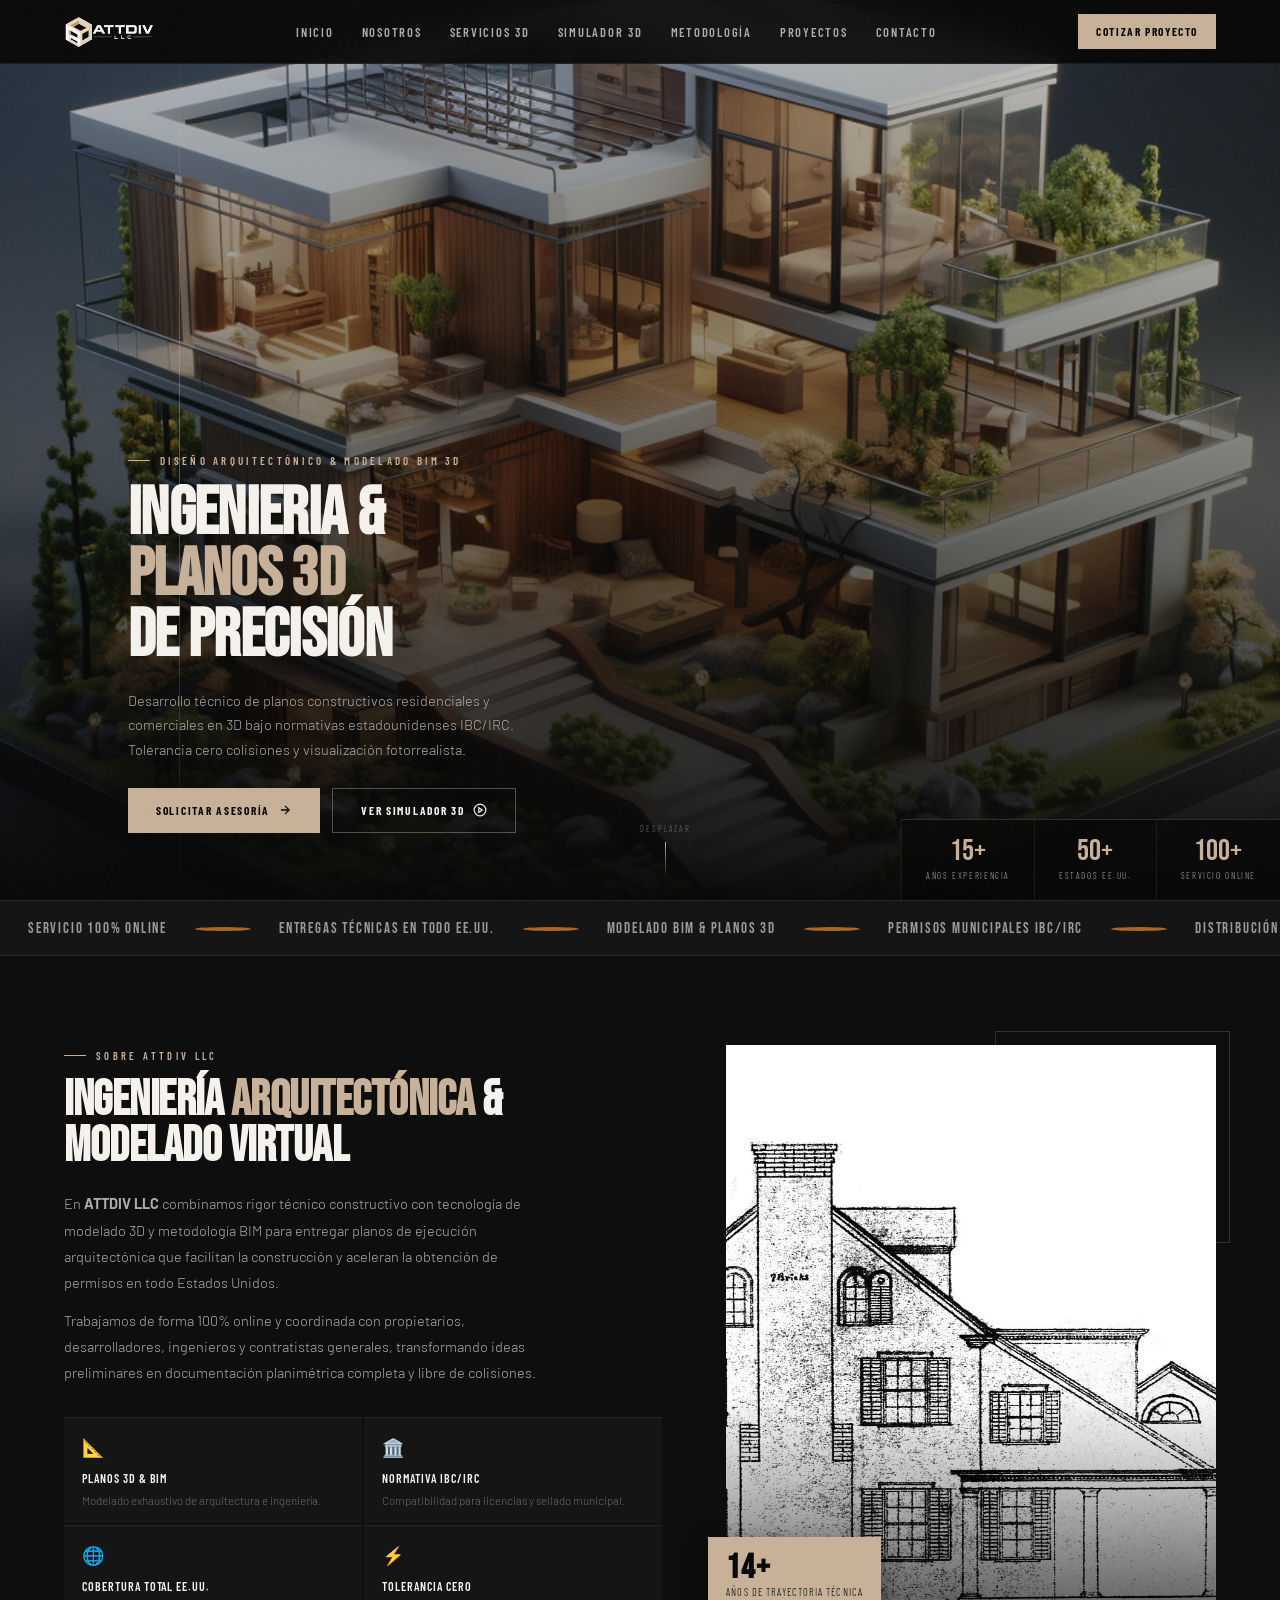
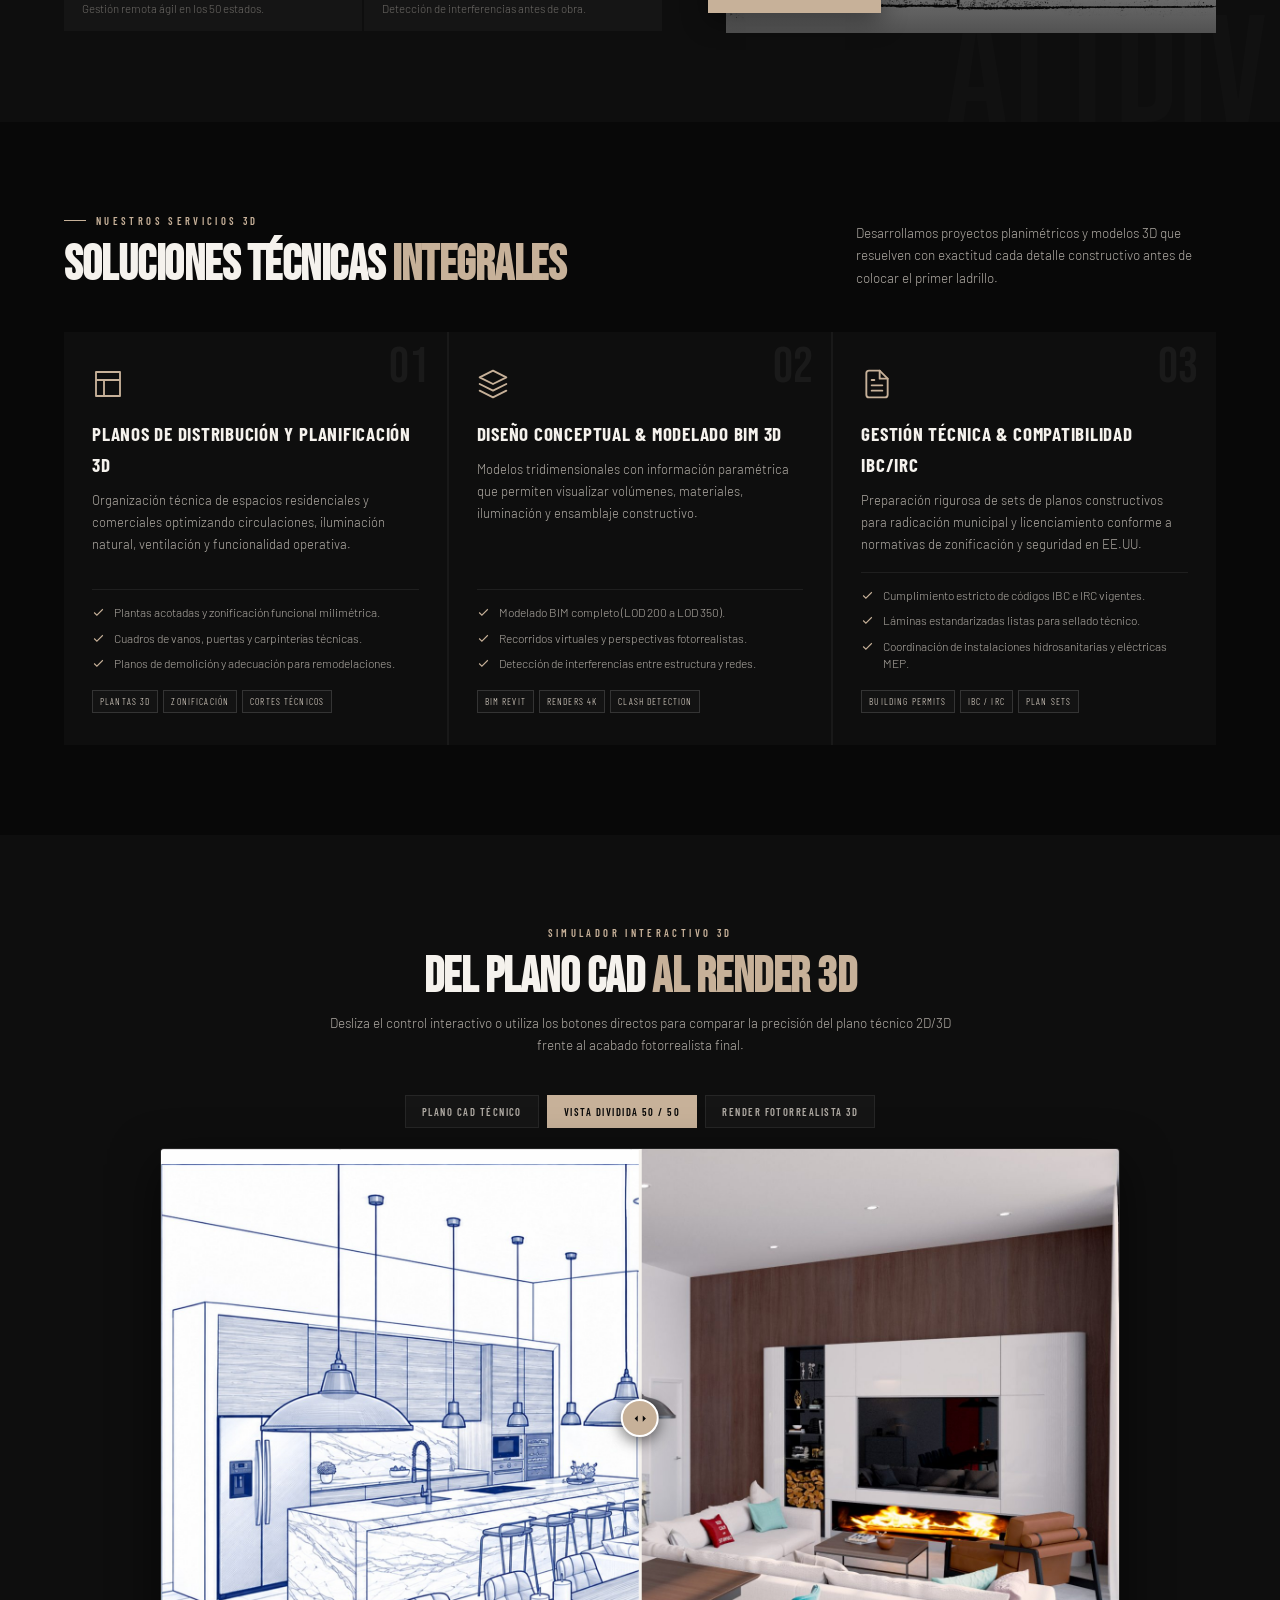
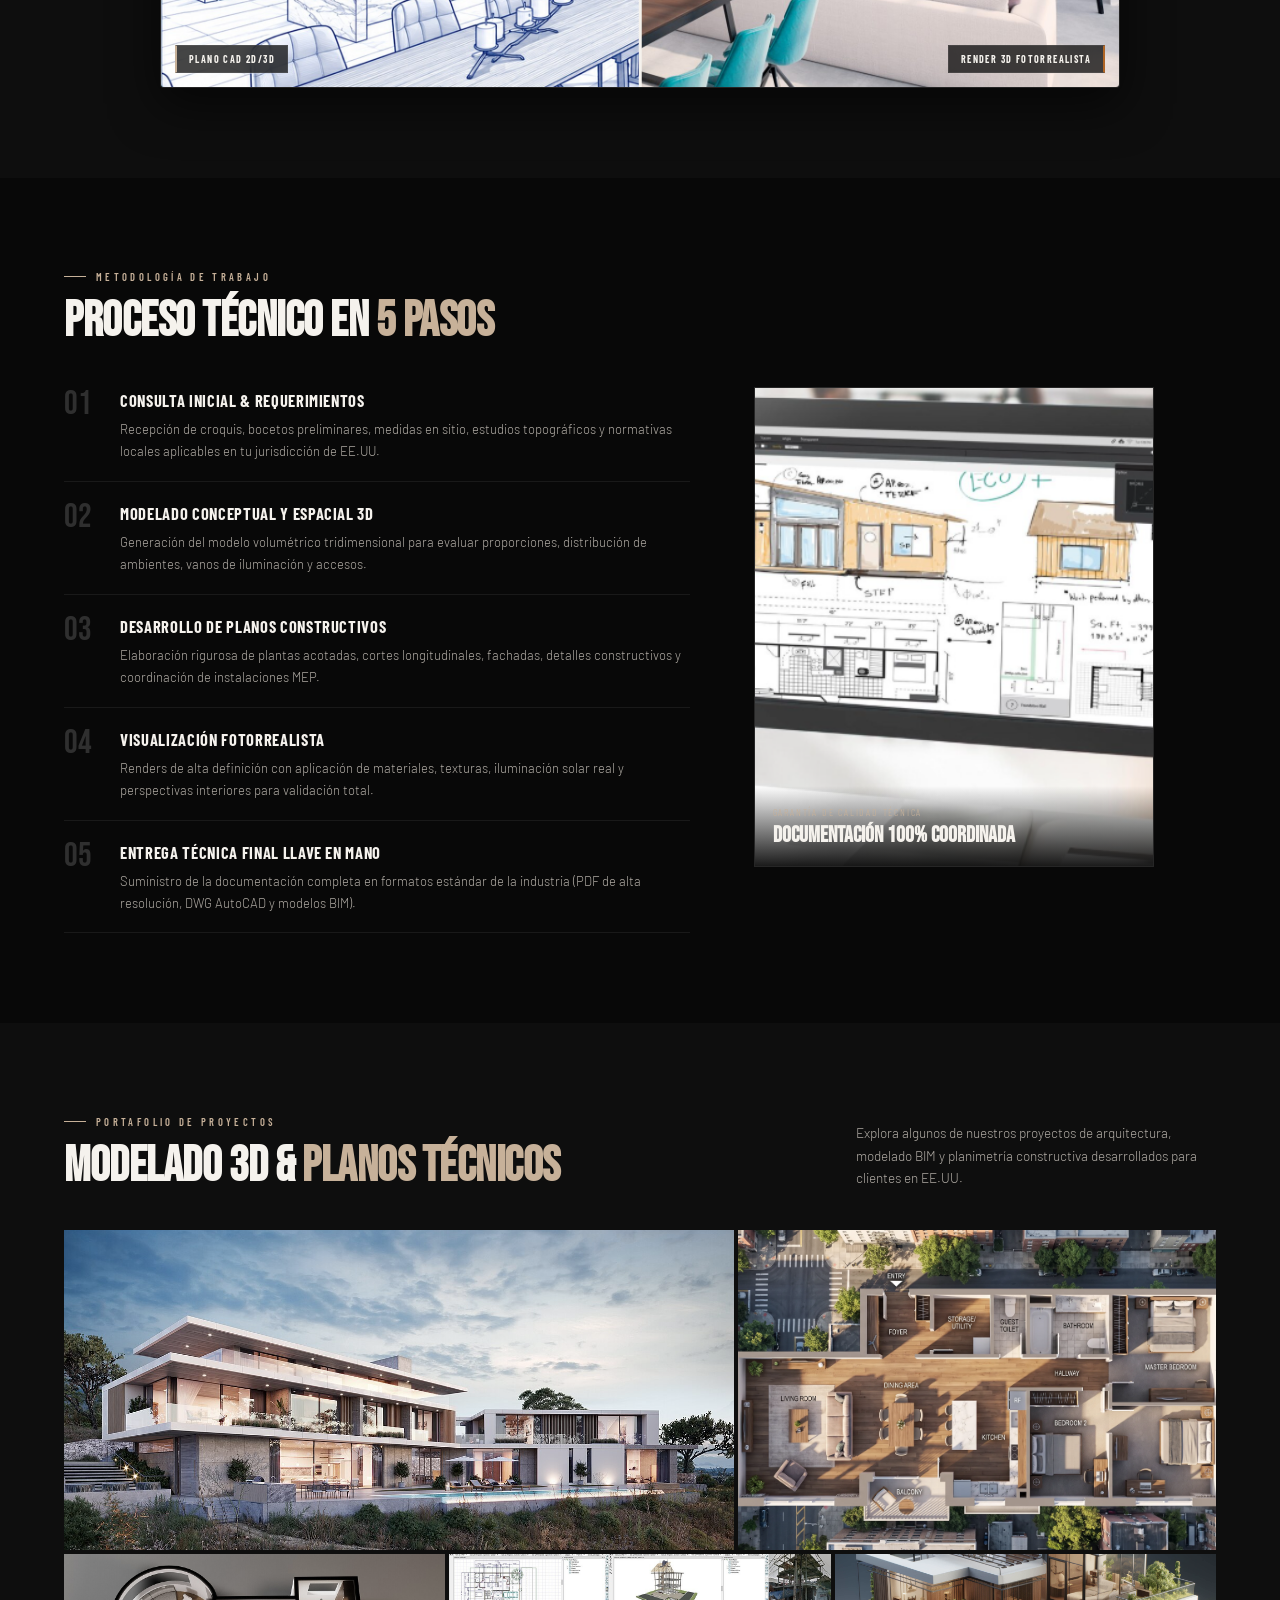
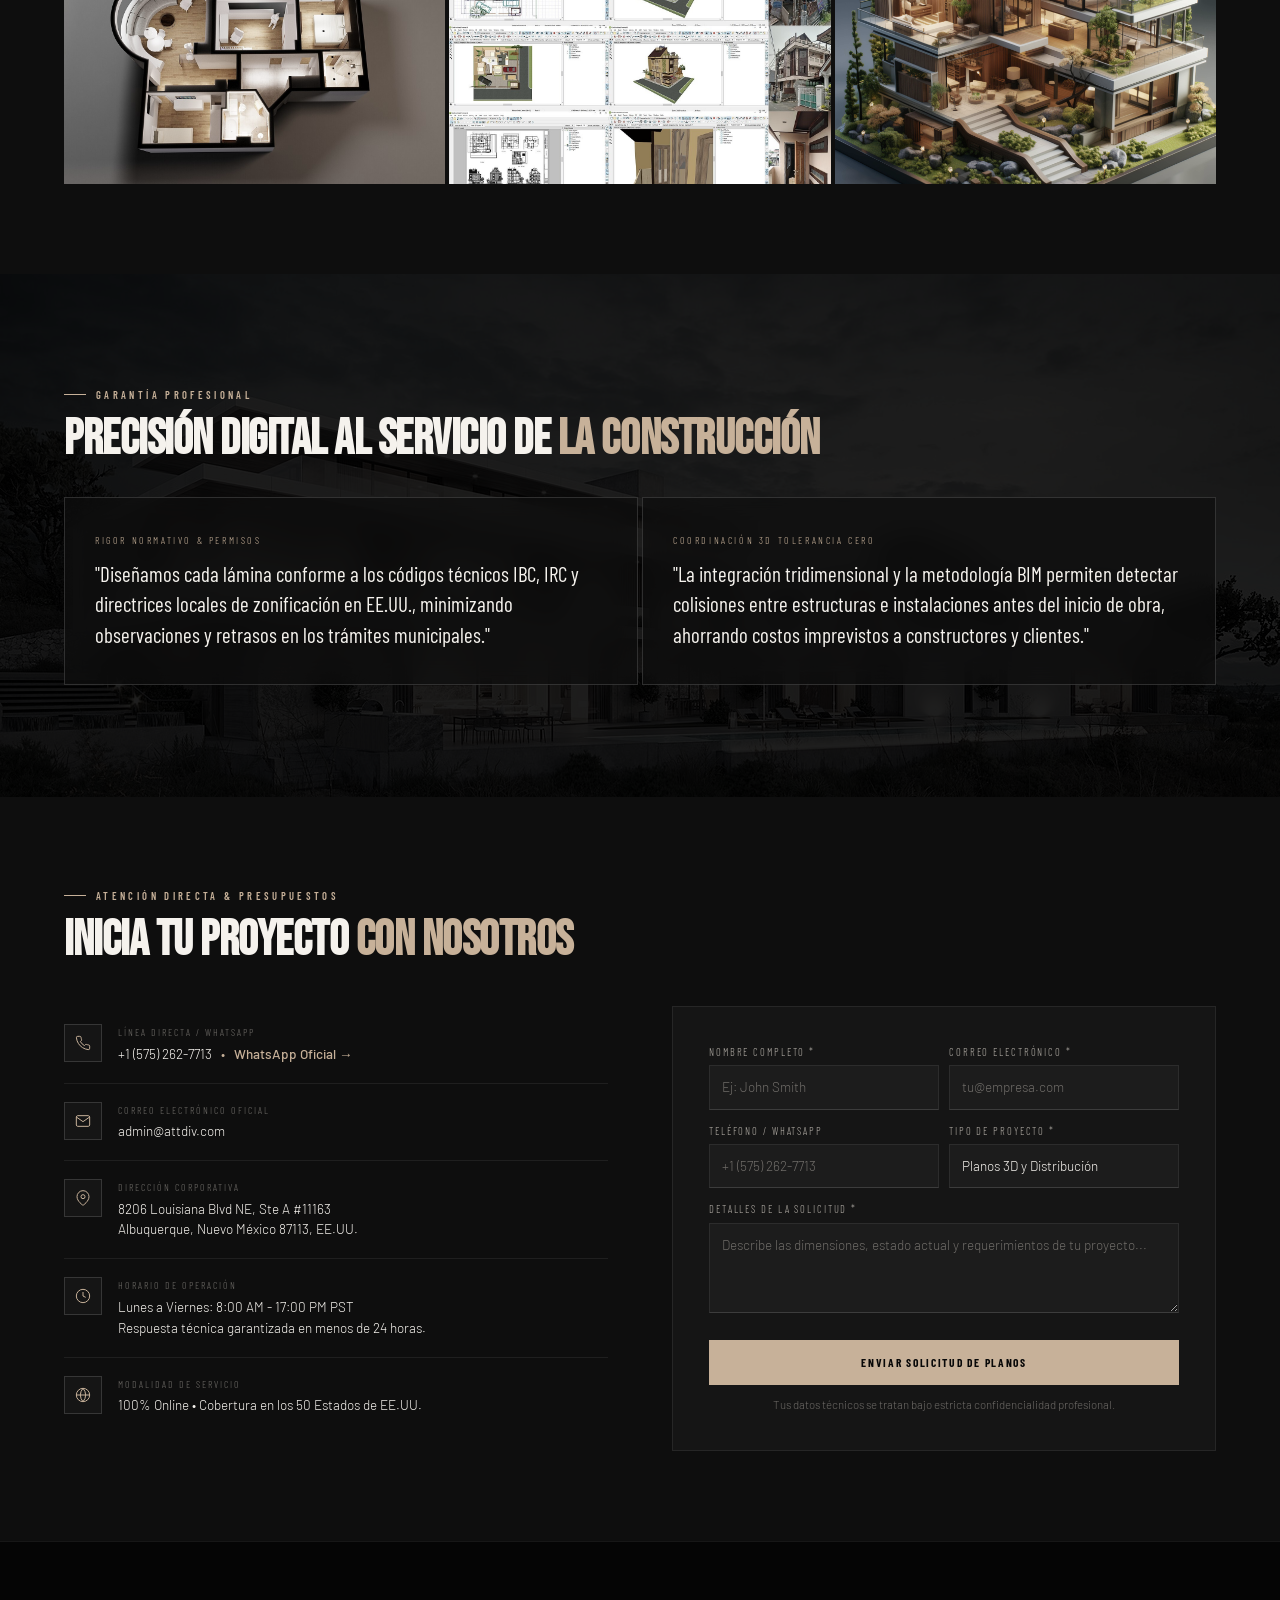
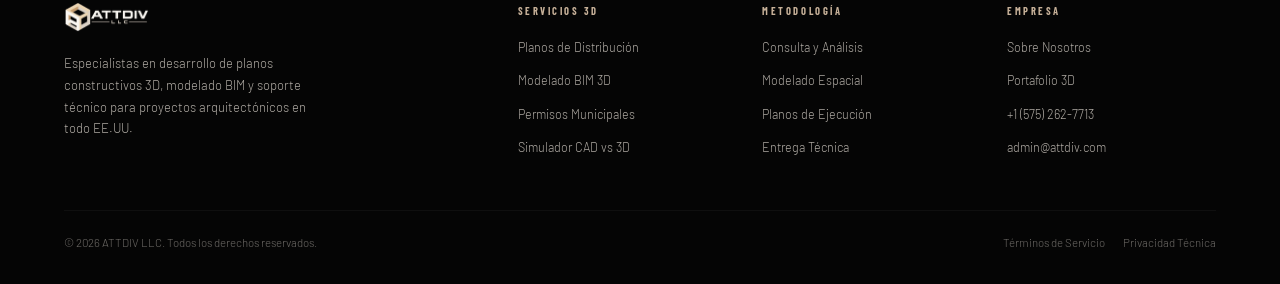
<file: index.html>
<!DOCTYPE html>
<html lang="es">
<head>
  <meta charset="UTF-8">
  <meta name="viewport" content="width=device-width, initial-scale=1.0, maximum-scale=5.0">
  <title>ATTDIV LLC | Planos 3D de Construcción, Modelado BIM y Arquitectura Online</title>
  <meta name="description" content="Especialistas en elaboración de planos 3D de construcción, diseño arquitectónico conceptual y modelado BIM bajo normativas IBC/IRC en todo EE.UU. Servicio 100% online.">
  <meta name="keywords" content="planos 3d, planos de construccion, modelado bim, planos arquitectonicos ee uu, permisos municipales ibc irc, diseño planos 3d online">
  <link rel="canonical" href="https://attdiv.com/">

  <!-- Favicon -->
  <link rel="icon" type="image/png" href="assets/img/favicon-attdiv.png">
  <link rel="apple-touch-icon" href="assets/img/favicon-attdiv.png">

  <!-- Open Graph -->
  <meta property="og:title" content="ATTDIV LLC | Planos 3D de Construcción y Modelado BIM">
  <meta property="og:description" content="Elaboración de planos 3D precisos, modelado BIM y cumplimiento normativo para contratistas y propietarios en todo EE.UU.">
  <meta property="og:image" content="assets/img/3d-rendering-house-model.jpg">
  <meta property="og:type" content="website">

  <!-- Stylesheet -->
  <link rel="stylesheet" href="assets/css/styles.css">
</head>
<body>

  <!-- Constructora García Dual Interactive Mouse Cursor -->
  <div id="cur"></div>
  <div id="cring"></div>

  <!-- ========================================================================
       NAVIGATION BAR
       ======================================================================== -->
  <header id="nav">
    <a href="#hero" class="logo" aria-label="ATTDIV LLC Inicio">
      <img src="assets/img/logo-horizontal-light.png" alt="ATTDIV LLC Logo">
    </a>

    <ul>
      <li><a href="#hero">Inicio</a></li>
      <li><a href="#nosotros">Nosotros</a></li>
      <li><a href="#servicios">Servicios 3D</a></li>
      <li><a href="#simulador">Simulador 3D</a></li>
      <li><a href="#proceso">Metodología</a></li>
      <li><a href="#proyectos">Proyectos</a></li>
      <li><a href="#contacto">Contacto</a></li>
    </ul>

    <div class="nav-actions">
      <a href="#contacto" class="cta">Cotizar Proyecto</a>
      <button id="hbg" aria-label="Abrir menú de navegación">
        <span></span>
        <span></span>
        <span></span>
      </button>
    </div>
  </header>

  <!-- Fullscreen Mobile Navigation Menu -->
  <div id="mob" aria-hidden="true">
    <button class="mx" id="mobX" aria-label="Cerrar menú">&times;</button>
    <a href="#hero" onclick="closeMob()">Inicio</a>
    <a href="#nosotros" onclick="closeMob()">Nosotros</a>
    <a href="#servicios" onclick="closeMob()">Servicios 3D</a>
    <a href="#simulador" onclick="closeMob()">Simulador 3D</a>
    <a href="#proceso" onclick="closeMob()">Metodología</a>
    <a href="#proyectos" onclick="closeMob()">Proyectos</a>
    <a href="#contacto" onclick="closeMob()">Contacto</a>
    <div class="mob-meta">
      <p>ATTDIV LLC • Planos 3D de Construcción</p>
      <p style="color: var(--sand); margin-top: 4px;">
        <a href="tel:+15752627713">+1 (575) 262-7713</a> • <a href="mailto:admin@attdiv.com">admin@attdiv.com</a>
      </p>
    </div>
  </div>

  <main>
    <!-- ========================================================================
         HERO SECTION (High-Impact Minimalist Luxury - NO Cintillo Banner)
         ======================================================================== -->
    <section id="hero">
      <div class="hbg-img"></div>
      <div class="hline"></div>

      <div class="hcont">
        <div class="htag">Diseño Arquitectónico & Modelado BIM 3D</div>
        <h1 class="htitle">
          <span>INGENIERÍA &</span>
          <span>PLANOS 3D</span>
          <span>DE PRECISIÓN</span>
        </h1>
        <p class="hsub">
          Desarrollo técnico de planos constructivos residenciales y comerciales en 3D bajo normativas estadounidenses IBC/IRC. Tolerancia cero colisiones y visualización fotorrealista.
        </p>

        <div class="hbtns">
          <a href="#contacto" class="btn-w">
            <span>Solicitar Asesoría</span>
            <svg width="14" height="14" viewBox="0 0 24 24" fill="none" stroke="currentColor" stroke-width="2.2"><path d="M5 12h14M12 5l7 7-7 7"/></svg>
          </a>
          <a href="#simulador" class="btn-g">
            <span>Ver Simulador 3D</span>
            <svg width="14" height="14" viewBox="0 0 24 24" fill="none" stroke="currentColor" stroke-width="2"><circle cx="12" cy="12" r="10"/><polygon points="10 8 16 12 10 16 10 8"/></svg>
          </a>
        </div>
      </div>

      <!-- Floating Stats Box -->
      <div class="hstats">
        <div class="hstat">
          <span class="hstat-n" data-c="15">15+</span>
          <span class="hstat-l">Años Experiencia</span>
        </div>
        <div class="hstat">
          <span class="hstat-n" data-c="50">50+</span>
          <span class="hstat-l">Estados EE.UU.</span>
        </div>
        <div class="hstat">
          <span class="hstat-n" data-c="100">100%</span>
          <span class="hstat-l">Servicio Online</span>
        </div>
      </div>

      <!-- Scroll Down Indicator -->
      <div class="scri">
        <span>Desplazar</span>
        <div class="scrln"></div>
      </div>
    </section>

    <!-- ========================================================================
         MARQUEE TICKER (Repositioned Online & USA Service Strip)
         ======================================================================== -->
    <div class="marquee" aria-hidden="true">
      <div class="marquee-inner">
        <span>SERVICIO 100% ONLINE <span class="mdot"></span> ENTREGAS TÉCNICAS EN TODO EE.UU. <span class="mdot"></span> MODELADO BIM & PLANOS 3D <span class="mdot"></span> PERMISOS MUNICIPALES IBC/IRC <span class="mdot"></span> DISTRIBUCIÓN ARQUITECTÓNICA <span class="mdot"></span> INSTALACIONES MEP <span class="mdot"></span> TOLERANCIA CERO COLISIONES</span>
        <span>SERVICIO 100% ONLINE <span class="mdot"></span> ENTREGAS TÉCNICAS EN TODO EE.UU. <span class="mdot"></span> MODELADO BIM & PLANOS 3D <span class="mdot"></span> PERMISOS MUNICIPALES IBC/IRC <span class="mdot"></span> DISTRIBUCIÓN ARQUITECTÓNICA <span class="mdot"></span> INSTALACIONES MEP <span class="mdot"></span> TOLERANCIA CERO COLISIONES</span>
      </div>
    </div>

    <!-- ========================================================================
         NOSOTROS SECTION (Constructora García Layout + Watermark + Offset Frame)
         ======================================================================== -->
    <section id="nosotros">
      <div class="ab-grid">
        <div class="rv d1">
          <div class="stag">Sobre ATTDIV LLC</div>
          <h2 class="stitle">INGENIERÍA <span class="accent">ARQUITECTÓNICA</span> & MODELADO VIRTUAL</h2>
          
          <div class="ab-body">
            <p>
              En <strong>ATTDIV LLC</strong> combinamos rigor técnico constructivo con tecnología de modelado 3D y metodología BIM para entregar planos de ejecución arquitectónica que facilitan la construcción y aceleran la obtención de permisos en todo Estados Unidos.
            </p>
            <p>
              Trabajamos de forma 100% online y coordinada con propietarios, desarrolladores, ingenieros y contratistas generales, transformando ideas preliminares en documentación planimétrica completa y libre de colisiones.
            </p>
          </div>

          <div class="ab-vals">
            <div class="val">
              <span class="val-ic">📐</span>
              <div class="val-tt">Planos 3D & BIM</div>
              <div class="val-ds">Modelado exhaustivo de arquitectura e ingeniería.</div>
            </div>
            <div class="val">
              <span class="val-ic">🏛️</span>
              <div class="val-tt">Normativa IBC/IRC</div>
              <div class="val-ds">Compatibilidad para licencias y sellado municipal.</div>
            </div>
            <div class="val">
              <span class="val-ic">🌐</span>
              <div class="val-tt">Cobertura Total EE.UU.</div>
              <div class="val-ds">Gestión remota ágil en los 50 estados.</div>
            </div>
            <div class="val">
              <span class="val-ic">⚡</span>
              <div class="val-tt">Tolerancia Cero</div>
              <div class="val-ds">Detección de interferencias antes de obra.</div>
            </div>
          </div>
        </div>

        <div class="ab-imgcol rv d2">
          <div class="ab-imgwrap">
            <img src="assets/img/about-blueprints.jpg" alt="Planos 3D técnicos y documentación constructiva ATTDIV LLC">
            <div class="ab-imggrad"></div>
          </div>
          <div class="ab-frame"></div>
          <div class="ab-badge">
            <strong data-c="15">15+</strong>
            Años de Trayectoria Técnica
          </div>
        </div>
      </div>
    </section>

    <!-- ========================================================================
         SERVICIOS 3D (Constructora García Grid + Watermark Numbers)
         ======================================================================== -->
    <section id="servicios">
      <div class="sv-hd rv d1">
        <div>
          <div class="stag">Nuestros Servicios 3D</div>
          <h2 class="stitle">SOLUCIONES TÉCNICAS <span class="accent">INTEGRALES</span></h2>
        </div>
        <p class="sv-sub">
          Desarrollamos proyectos planimétricos y modelos 3D que resuelven con exactitud cada detalle constructivo antes de colocar el primer ladrillo.
        </p>
      </div>

      <div class="sv-grid">
        <!-- Servicio 01 -->
        <div class="sv rv d1">
          <span class="sv-num">01</span>
          <div class="sv-ic">
            <svg viewBox="0 0 24 24"><path d="M3 3h18v18H3zM3 9h18M9 21V9"/></svg>
          </div>
          <h3 class="sv-tt">Planos de Distribución y Planificación 3D</h3>
          <p class="sv-ds">
            Organización técnica de espacios residenciales y comerciales optimizando circulaciones, iluminación natural, ventilación y funcionalidad operativa.
          </p>
          <ul class="sv-items">
            <li>
              <svg viewBox="0 0 24 24"><polyline points="20 6 9 17 4 12"/></svg>
              <span>Plantas acotadas y zonificación funcional milimétrica.</span>
            </li>
            <li>
              <svg viewBox="0 0 24 24"><polyline points="20 6 9 17 4 12"/></svg>
              <span>Cuadros de vanos, puertas y carpinterías técnicas.</span>
            </li>
            <li>
              <svg viewBox="0 0 24 24"><polyline points="20 6 9 17 4 12"/></svg>
              <span>Planos de demolición y adecuación para remodelaciones.</span>
            </li>
          </ul>
          <div class="sv-tags">
            <span class="sv-tag">Plantas 3D</span>
            <span class="sv-tag">Zonificación</span>
            <span class="sv-tag">Cortes Técnicos</span>
          </div>
        </div>

        <!-- Servicio 02 -->
        <div class="sv rv d2">
          <span class="sv-num">02</span>
          <div class="sv-ic">
            <svg viewBox="0 0 24 24"><path d="M12 2L2 7l10 5 10-5-10-5zM2 17l10 5 10-5M2 12l10 5 10-5"/></svg>
          </div>
          <h3 class="sv-tt">Diseño Conceptual & Modelado BIM 3D</h3>
          <p class="sv-ds">
            Modelos tridimensionales con información paramétrica que permiten visualizar volúmenes, materiales, iluminación y ensamblaje constructivo.
          </p>
          <ul class="sv-items">
            <li>
              <svg viewBox="0 0 24 24"><polyline points="20 6 9 17 4 12"/></svg>
              <span>Modelado BIM completo (LOD 200 a LOD 350).</span>
            </li>
            <li>
              <svg viewBox="0 0 24 24"><polyline points="20 6 9 17 4 12"/></svg>
              <span>Recorridos virtuales y perspectivas fotorrealistas.</span>
            </li>
            <li>
              <svg viewBox="0 0 24 24"><polyline points="20 6 9 17 4 12"/></svg>
              <span>Detección de interferencias entre estructura y redes.</span>
            </li>
          </ul>
          <div class="sv-tags">
            <span class="sv-tag">BIM Revit</span>
            <span class="sv-tag">Renders 4K</span>
            <span class="sv-tag">Clash Detection</span>
          </div>
        </div>

        <!-- Servicio 03 -->
        <div class="sv rv d3">
          <span class="sv-num">03</span>
          <div class="sv-ic">
            <svg viewBox="0 0 24 24"><path d="M14 2H6a2 2 0 0 0-2 2v16a2 2 0 0 0 2 2h12a2 2 0 0 0 2-2V8z"/><polyline points="14 2 14 8 20 8"/><line x1="16" y1="13" x2="8" y2="13"/><line x1="16" y1="17" x2="8" y2="17"/><polyline points="10 9 9 9 8 9"/></svg>
          </div>
          <h3 class="sv-tt">Gestión Técnica & Compatibilidad IBC/IRC</h3>
          <p class="sv-ds">
            Preparación rigurosa de sets de planos constructivos para radicación municipal y licenciamiento conforme a normativas de zonificación y seguridad en EE.UU.
          </p>
          <ul class="sv-items">
            <li>
              <svg viewBox="0 0 24 24"><polyline points="20 6 9 17 4 12"/></svg>
              <span>Cumplimiento estricto de códigos IBC e IRC vigentes.</span>
            </li>
            <li>
              <svg viewBox="0 0 24 24"><polyline points="20 6 9 17 4 12"/></svg>
              <span>Láminas estandarizadas listas para sellado técnico.</span>
            </li>
            <li>
              <svg viewBox="0 0 24 24"><polyline points="20 6 9 17 4 12"/></svg>
              <span>Coordinación de instalaciones hidrosanitarias y eléctricas MEP.</span>
            </li>
          </ul>
          <div class="sv-tags">
            <span class="sv-tag">Building Permits</span>
            <span class="sv-tag">IBC / IRC</span>
            <span class="sv-tag">Plan Sets</span>
          </div>
        </div>
      </div>
    </section>

    <!-- ========================================================================
         SIMULADOR INTERACTIVO 3D (CAD VS RENDER 3D - Zero-Shift & Touch Safe)
         ======================================================================== -->
    <section id="simulador">
      <div class="sim-hd rv d1">
        <div class="stag">Simulador Interactivo 3D</div>
        <h2 class="stitle">DEL PLANO CAD <span class="accent">AL RENDER 3D</span></h2>
        <p class="sim-sub">
          Desliza el control interactivo o utiliza los botones directos para comparar la precisión del plano técnico 2D/3D frente al acabado fotorrealista final.
        </p>
      </div>

      <div class="sim-controls rv d2">
        <button class="sim-btn" data-mode="cad">Plano CAD Técnico</button>
        <button class="sim-btn active" data-mode="split">Vista Dividida 50 / 50</button>
        <button class="sim-btn" data-mode="render">Render Fotorrealista 3D</button>
      </div>

      <div class="sim-viewport rv d3" id="simViewport" style="--sim-pos: 50%;">
        <!-- Layer 1: Render 3D (Fondo) -->
        <img src="assets/img/cocina-salon-comedor.jpg" alt="Render 3D Fotorrealista de Espacio Interior" class="sim-img-render">

        <!-- Layer 2: CAD Blueprint (Capa Superior con clip-path) -->
        <img src="assets/img/plano-sala-web.jpg" alt="Plano CAD Arquitectónico Técnico" class="sim-img-cad">

        <!-- Deslizador Central Draggable -->
        <div class="sim-handle" id="simHandle">
          <div class="sim-knob" aria-label="Control deslizante">
            <svg viewBox="0 0 24 24"><path d="M8 7l-5 5 5 5M16 7l5 5-5 5"/></svg>
          </div>
        </div>

        <!-- Etiquetas de Identificación Técnica -->
        <div class="sim-label sim-label-cad">Plano CAD 2D/3D</div>
        <div class="sim-label sim-label-render">Render 3D Fotorrealista</div>
      </div>
    </section>

    <!-- ========================================================================
         METODOLOGÍA / PROCESO (Constructora García Step Sequence)
         ======================================================================== -->
    <section id="proceso">
      <div class="stag rv d1">Metodología de Trabajo</div>
      <h2 class="stitle rv d1">PROCESO TÉCNICO EN <span class="accent">5 PASOS</span></h2>

      <div class="pr-grid">
        <div class="rv d2">
          <!-- Paso 1 -->
          <div class="pr-step">
            <span class="pr-n">01</span>
            <div>
              <h3 class="pr-tt">Consulta Inicial & Requerimientos</h3>
              <p class="pr-ds">
                Recepción de croquis, bocetos preliminares, medidas en sitio, estudios topográficos y normativas locales aplicables en tu jurisdicción de EE.UU.
              </p>
            </div>
          </div>

          <!-- Paso 2 -->
          <div class="pr-step">
            <span class="pr-n">02</span>
            <div>
              <h3 class="pr-tt">Modelado Conceptual y Espacial 3D</h3>
              <p class="pr-ds">
                Generación del modelo volumétrico tridimensional para evaluar proporciones, distribución de ambientes, vanos de iluminación y accesos.
              </p>
            </div>
          </div>

          <!-- Paso 3 -->
          <div class="pr-step">
            <span class="pr-n">03</span>
            <div>
              <h3 class="pr-tt">Desarrollo de Planos Constructivos</h3>
              <p class="pr-ds">
                Elaboración rigurosa de plantas acotadas, cortes longitudinales, fachadas, detalles constructivos y coordinación de instalaciones MEP.
              </p>
            </div>
          </div>

          <!-- Paso 4 -->
          <div class="pr-step">
            <span class="pr-n">04</span>
            <div>
              <h3 class="pr-tt">Visualización Fotorrealista</h3>
              <p class="pr-ds">
                Renders de alta definición con aplicación de materiales, texturas, iluminación solar real y perspectivas interiores para validación total.
              </p>
            </div>
          </div>

          <!-- Paso 5 -->
          <div class="pr-step">
            <span class="pr-n">05</span>
            <div>
              <h3 class="pr-tt">Entrega Técnica Final Llave en Mano</h3>
              <p class="pr-ds">
                Suministro de la documentación completa en formatos estándar de la industria (PDF de alta resolución, DWG AutoCAD y modelos BIM).
              </p>
            </div>
          </div>
        </div>

        <div class="pr-imgcol rv d3">
          <div class="pr-imgwrap">
            <img src="assets/img/003.png" alt="Planos de arquitectura técnica aprobados ATTDIV LLC">
            <div class="pr-imgbadge">
              <span>Garantía de Calidad Técnica</span>
              <strong>Documentación 100% Coordinada</strong>
            </div>
          </div>
        </div>
      </div>
    </section>

    <!-- ========================================================================
         PORTAFOLIO DE PROYECTOS (Constructora García 12-Column Layout)
         ======================================================================== -->
    <section id="proyectos">
      <div class="pj-hd rv d1">
        <div>
          <div class="stag">Portafolio de Proyectos</div>
          <h2 class="stitle">MODELADO 3D & <span class="accent">PLANOS TÉCNICOS</span></h2>
        </div>
        <p class="sv-sub">
          Explora algunos de nuestros proyectos de arquitectura, modelado BIM y planimetría constructiva desarrollados para clientes en EE.UU.
        </p>
      </div>

      <div class="pj-grid rv d2">
        <!-- Proyecto 1: Big Feature -->
        <div class="pj">
          <img src="assets/img/port-canada.jpg" alt="Residencia La Cañada - Planos 3D y Distribución">
          <div class="pj-ov">
            <div>
              <span class="pj-cat">Residencial Contemporáneo</span>
              <div class="pj-nm">Residencia La Cañada • Planos 3D</div>
            </div>
          </div>
        </div>

        <!-- Proyecto 2: Portrait -->
        <div class="pj">
          <img src="assets/img/FloorPlanto3DResuult.webp" alt="Complejo Residencial Sacramento - Modelado BIM">
          <div class="pj-ov">
            <div>
              <span class="pj-cat">Modelado BIM & MEP</span>
              <div class="pj-nm">Complejo Sacramento</div>
            </div>
          </div>
        </div>

        <!-- Proyecto 3: Grid bottom 1 -->
        <div class="pj">
          <img src="assets/img/port-loft.jpg" alt="Loft Industrial Urbano - Planos de Acabados">
          <div class="pj-ov">
            <div>
              <span class="pj-cat">Diseño de Espacios</span>
              <div class="pj-nm">Loft Industrial Urbano</div>
            </div>
          </div>
        </div>

        <!-- Proyecto 4: Grid bottom 2 -->
        <div class="pj">
          <img src="assets/img/port-campo.jpg" alt="Villa Campestre - Planimetría Integral">
          <div class="pj-ov">
            <div>
              <span class="pj-cat">Arquitectura Campestre</span>
              <div class="pj-nm">Villa Campestre 3D</div>
            </div>
          </div>
        </div>

        <!-- Proyecto 5: Grid bottom 3 -->
        <div class="pj">
          <img src="assets/img/3d-rendering-house-model.jpg" alt="Penthouse Panorámico - Renders y Licencias">
          <div class="pj-ov">
            <div>
              <span class="pj-cat">Renders & Permisos</span>
              <div class="pj-nm">Penthouse Panorámico</div>
            </div>
          </div>
        </div>
      </div>
    </section>

    <!-- ========================================================================
         VISIÓN & GARANTÍA TÉCNICA (Glassmorphism Cards over Blueprint)
         ======================================================================== -->
    <section id="mision">
      <div class="rv d1">
        <div class="stag">Garantía Profesional</div>
        <h2 class="stitle">PRECISIÓN DIGITAL AL SERVICIO DE <span class="accent">LA CONSTRUCCIÓN</span></h2>
      </div>

      <div class="vm-grid rv d2">
        <div class="vm">
          <span class="vm-lb">Rigor Normativo & Permisos</span>
          <p class="vm-tx">
            "Diseñamos cada lámina conforme a los códigos técnicos IBC, IRC y directrices locales de zonificación en EE.UU., minimizando observaciones y retrasos en los trámites municipales."
          </p>
        </div>

        <div class="vm">
          <span class="vm-lb">Coordinación 3D Tolerancia Cero</span>
          <p class="vm-tx">
            "La integración tridimensional y la metodología BIM permiten detectar colisiones entre estructuras e instalaciones antes del inicio de obra, ahorrando costos imprevistos a constructores y clientes."
          </p>
        </div>
      </div>
    </section>

    <!-- ========================================================================
         CONTACTO & FORMULARIO DIRECTO
         ======================================================================== -->
    <section id="contacto">
      <div class="rv d1">
        <div class="stag">Atención Directa & Presupuestos</div>
        <h2 class="stitle">INICIA TU PROYECTO <span class="accent">CON NOSOTROS</span></h2>
      </div>

      <div class="ct-grid">
        <div class="ct-info rv d2">
          <div class="ct-item">
            <div class="ct-icon">
              <svg viewBox="0 0 24 24"><path d="M22 16.92v3a2 2 0 0 1-2.18 2 19.79 19.79 0 0 1-8.63-3.07 19.5 19.5 0 0 1-6-6 19.79 19.79 0 0 1-3.07-8.67A2 2 0 0 1 4.11 2h3a2 2 0 0 1 2 1.72 12.84 12.84 0 0 0 .7 2.81 2 2 0 0 1-.45 2.11L8.09 9.91a16 16 0 0 0 6 6l1.27-1.27a2 2 0 0 1 2.11-.45 12.84 12.84 0 0 0 2.81.7A2 2 0 0 1 22 16.92z"/></svg>
            </div>
            <div>
              <span class="ct-lb">Línea Directa / WhatsApp</span>
              <div class="ct-vl">
                <a href="tel:+15752627713">+1 (575) 262-7713</a>
                <span style="color: var(--sand); margin: 0 6px;">•</span>
                <a href="https://wa.me/15752627713" target="_blank" rel="noopener noreferrer" style="color: var(--sand); font-weight: 500;">WhatsApp Oficial →</a>
              </div>
            </div>
          </div>

          <div class="ct-item">
            <div class="ct-icon">
              <svg viewBox="0 0 24 24"><path d="M4 4h16c1.1 0 2 .9 2 2v12c0 1.1-.9 2-2 2H4c-1.1 0-2-.9-2-2V6c0-1.1.9-2 2-2z"/><polyline points="22,6 12,13 2,6"/></svg>
            </div>
            <div>
              <span class="ct-lb">Correo Electrónico Oficial</span>
              <div class="ct-vl"><a href="mailto:admin@attdiv.com">admin@attdiv.com</a></div>
            </div>
          </div>

          <div class="ct-item">
            <div class="ct-icon">
              <svg viewBox="0 0 24 24"><path d="M21 10c0 7-9 13-9 13s-9-6-9-13a9 9 0 0 1 18 0z"/><circle cx="12" cy="10" r="3"/></svg>
            </div>
            <div>
              <span class="ct-lb">Dirección Corporativa</span>
              <div class="ct-vl">8206 Louisiana Blvd NE, Ste A #11163<br>Albuquerque, Nuevo México 87113, EE.UU.</div>
            </div>
          </div>

          <div class="ct-item">
            <div class="ct-icon">
              <svg viewBox="0 0 24 24"><circle cx="12" cy="12" r="10"/><polyline points="12 6 12 12 16 14"/></svg>
            </div>
            <div>
              <span class="ct-lb">Horario de Operación</span>
              <div class="ct-vl">Lunes a Viernes: 8:00 AM - 17:00 PM PST<br>Respuesta técnica garantizada en menos de 24 horas.</div>
            </div>
          </div>

          <div class="ct-item">
            <div class="ct-icon">
              <svg viewBox="0 0 24 24"><circle cx="12" cy="12" r="10"/><line x1="2" y1="12" x2="22" y2="12"/><path d="M12 2a15.3 15.3 0 0 1 4 10 15.3 15.3 0 0 1-4 10 15.3 15.3 0 0 1-4-10 15.3 15.3 0 0 1 4-10z"/></svg>
            </div>
            <div>
              <span class="ct-lb">Modalidad de Servicio</span>
              <div class="ct-vl">100% Online • Cobertura en los 50 Estados de EE.UU.</div>
            </div>
          </div>
        </div>

        <div class="rv d3">
          <form class="ct-form" id="contactForm">
            <div class="fg-row">
              <div class="fg">
                <label for="fname">Nombre Completo *</label>
                <input type="text" id="fname" required placeholder="Ej: John Smith">
              </div>
              <div class="fg">
                <label for="femail">Correo Electrónico *</label>
                <input type="email" id="femail" required placeholder="tu@empresa.com">
              </div>
            </div>

            <div class="fg-row">
              <div class="fg">
                <label for="fphone">Teléfono / WhatsApp</label>
                <input type="tel" id="fphone" placeholder="+1 (575) 262-7713">
              </div>
              <div class="fg">
                <label for="ftype">Tipo de Proyecto *</label>
                <select id="ftype">
                  <option value="Planos 3D y Distribución">Planos 3D y Distribución</option>
                  <option value="Modelado BIM y Renders">Modelado BIM y Renders 3D</option>
                  <option value="Planos para Permisos Municipales">Planos para Permisos Municipales (IBC/IRC)</option>
                  <option value="Adecuación o Remodelación">Remodelación o Ampliación</option>
                </select>
              </div>
            </div>

            <div class="fg">
              <label for="fmsg">Detalles de la Solicitud *</label>
              <textarea id="fmsg" required placeholder="Describe las dimensiones, estado actual y requerimientos de tu proyecto..."></textarea>
            </div>

            <button type="submit" class="btn-sub">Enviar Solicitud de Planos</button>
            <p class="f-note">Tus datos técnicos se tratan bajo estricta confidencialidad profesional.</p>
          </form>
        </div>
      </div>
    </section>
  </main>

  <!-- ========================================================================
       FOOTER
       ======================================================================== -->
  <footer>
    <div class="ft-grid">
      <div>
        <a href="#hero" class="ft-logo">
          <img src="assets/img/logo-horizontal-light.png" alt="ATTDIV LLC">
        </a>
        <p class="ft-tg">
          Especialistas en desarrollo de planos constructivos 3D, modelado BIM y soporte técnico para proyectos arquitectónicos en todo EE.UU.
        </p>
      </div>

      <div class="ft-col">
        <h4>Servicios 3D</h4>
        <ul>
          <li><a href="#servicios">Planos de Distribución</a></li>
          <li><a href="#servicios">Modelado BIM 3D</a></li>
          <li><a href="#servicios">Permisos Municipales</a></li>
          <li><a href="#simulador">Simulador CAD vs 3D</a></li>
        </ul>
      </div>

      <div class="ft-col">
        <h4>Metodología</h4>
        <ul>
          <li><a href="#proceso">Consulta y Análisis</a></li>
          <li><a href="#proceso">Modelado Espacial</a></li>
          <li><a href="#proceso">Planos de Ejecución</a></li>
          <li><a href="#proceso">Entrega Técnica</a></li>
        </ul>
      </div>

      <div class="ft-col">
        <h4>Empresa</h4>
        <ul>
          <li><a href="#nosotros">Sobre Nosotros</a></li>
          <li><a href="#proyectos">Portafolio 3D</a></li>
          <li><a href="tel:+15752627713">+1 (575) 262-7713</a></li>
          <li><a href="mailto:admin@attdiv.com">admin@attdiv.com</a></li>
        </ul>
      </div>
    </div>

    <div class="ft-bot">
      <div class="ft-cp">
        &copy; 2026 ATTDIV LLC. Todos los derechos reservados.
      </div>
      <div class="ft-leg">
        <a href="#">Términos de Servicio</a>
        <a href="#">Privacidad Técnica</a>
      </div>
    </div>
  </footer>

  <!-- ========================================================================
       MOBILE FLOATING ACTION BAR (Fixed & Padding Protected)
       ======================================================================== -->
  <aside class="mob-bar" aria-label="Acciones rápidas móviles">
    <a href="tel:+15752627713" class="mob-bar-btn mob-bar-mail">
      <svg width="15" height="15" viewBox="0 0 24 24" fill="none" stroke="currentColor" stroke-width="2"><path d="M22 16.92v3a2 2 0 0 1-2.18 2 19.79 19.79 0 0 1-8.63-3.07 19.5 19.5 0 0 1-6-6 19.79 19.79 0 0 1-3.07-8.67A2 2 0 0 1 4.11 2h3a2 2 0 0 1 2 1.72 12.84 12.84 0 0 0 .7 2.81 2 2 0 0 1-.45 2.11L8.09 9.91a16 16 0 0 0 6 6l1.27-1.27a2 2 0 0 1 2.11-.45 12.84 12.84 0 0 0 2.81.7A2 2 0 0 1 22 16.92z"/></svg>
      <span>Llamar / Teléfono</span>
    </a>
    <a href="#contacto" class="mob-bar-btn mob-bar-cta">
      <span>Cotizar Planos</span>
      <svg width="14" height="14" viewBox="0 0 24 24" fill="none" stroke="currentColor" stroke-width="2.2"><path d="M5 12h14M12 5l7 7-7 7"/></svg>
    </a>
  </aside>

  <!-- Script -->
  <script src="assets/js/main.js"></script>
</body>
</html>
</file>
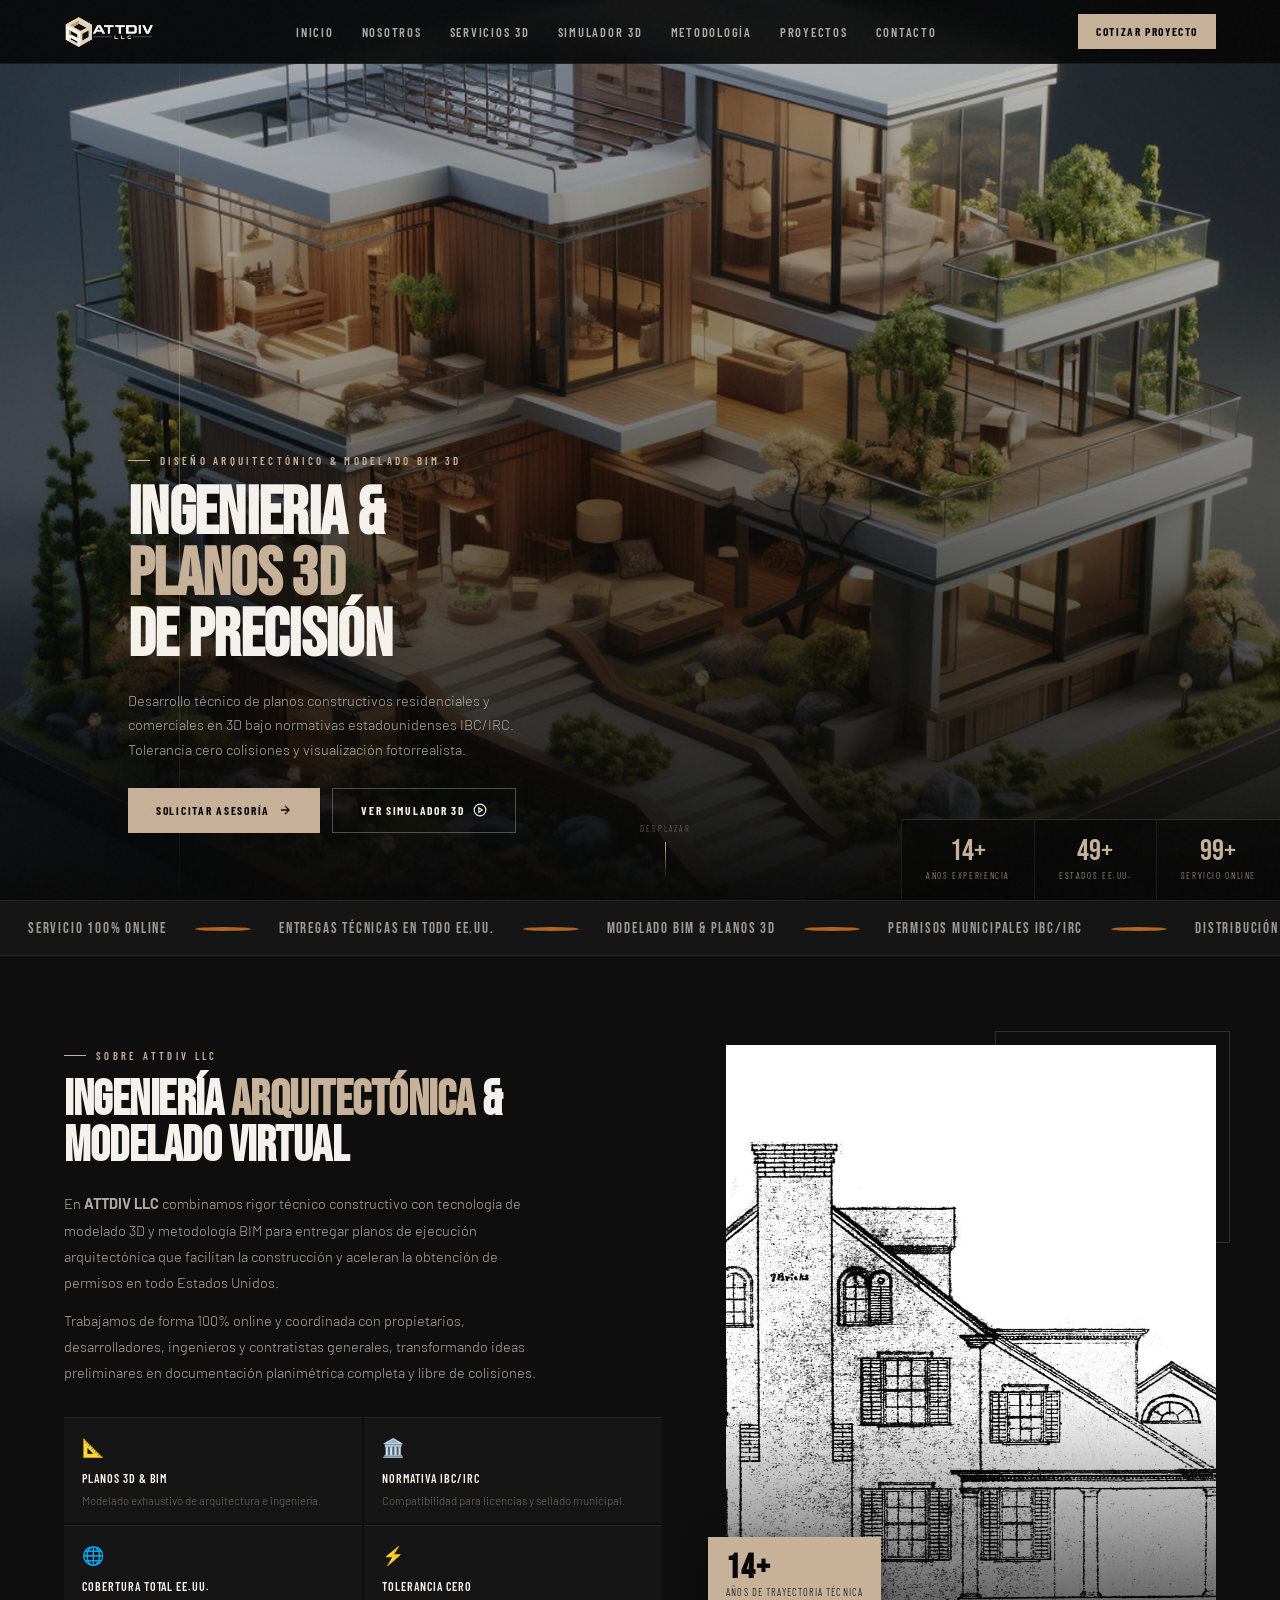
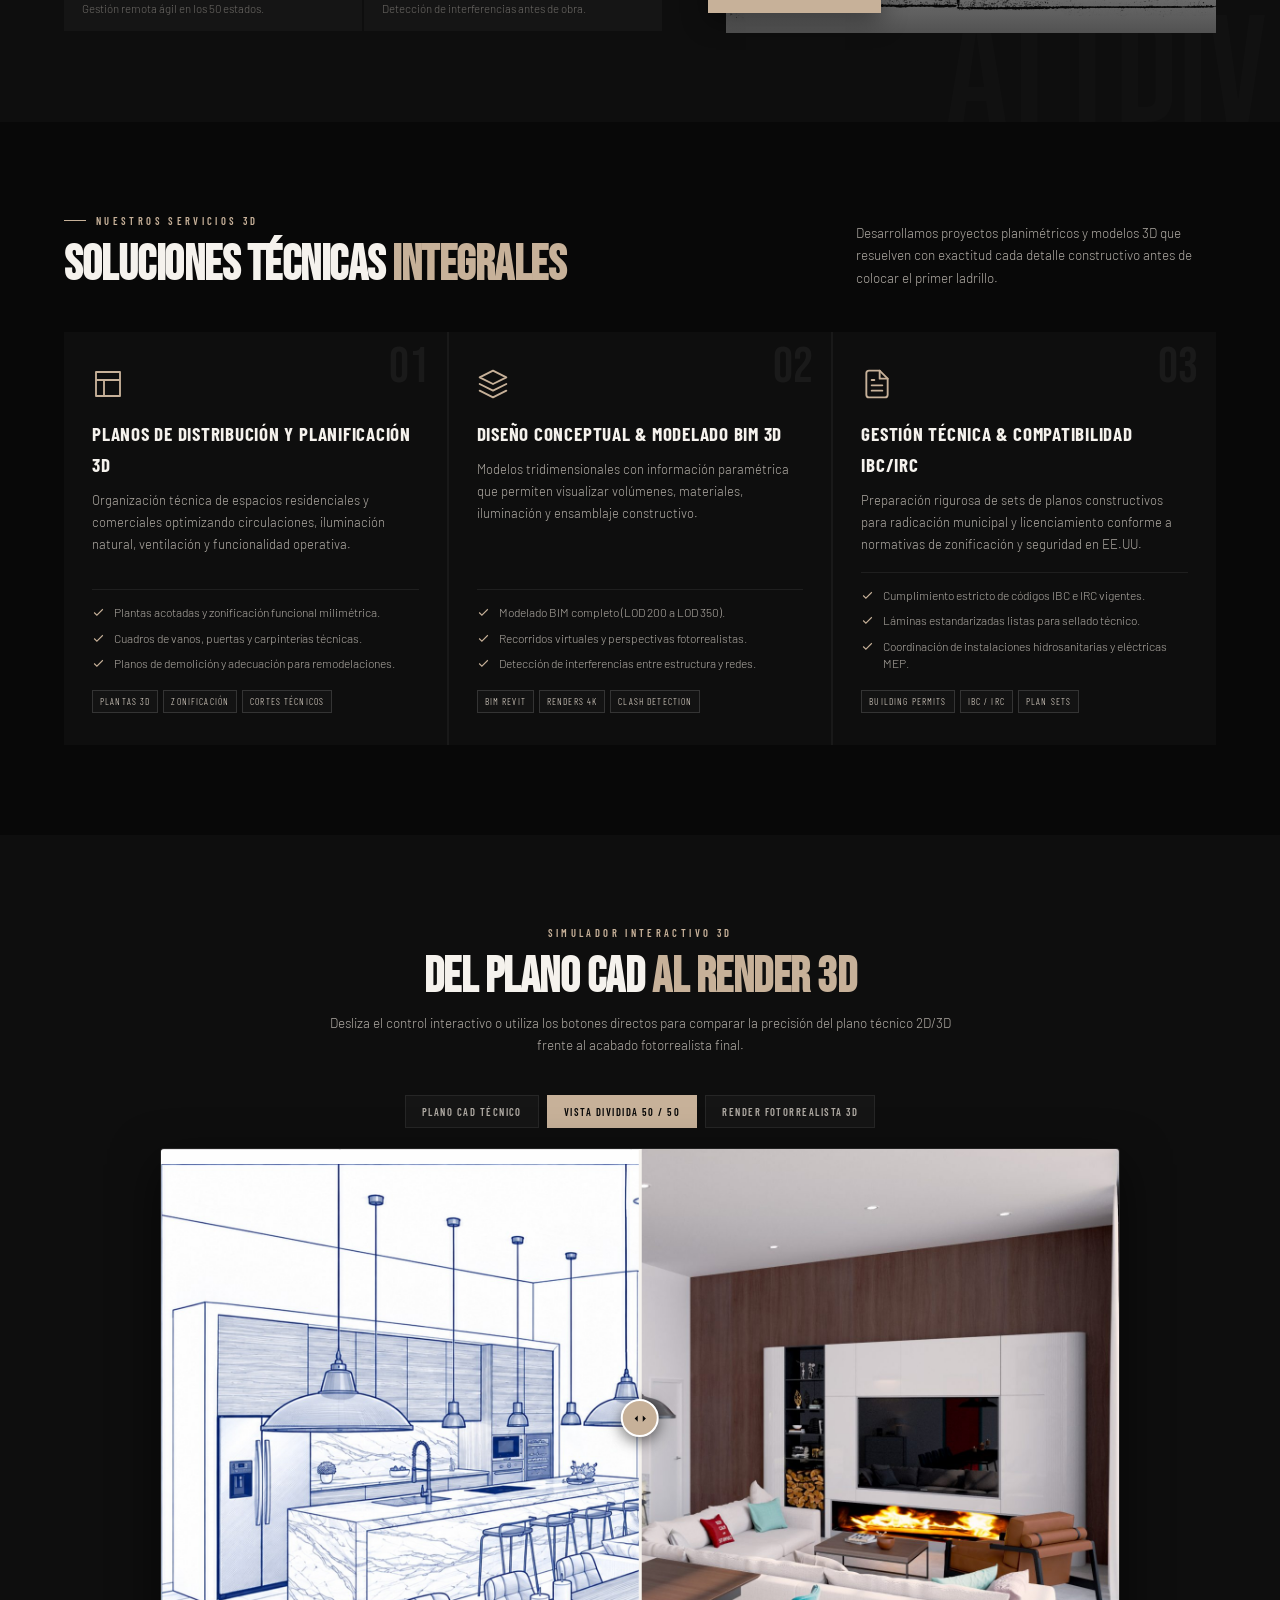
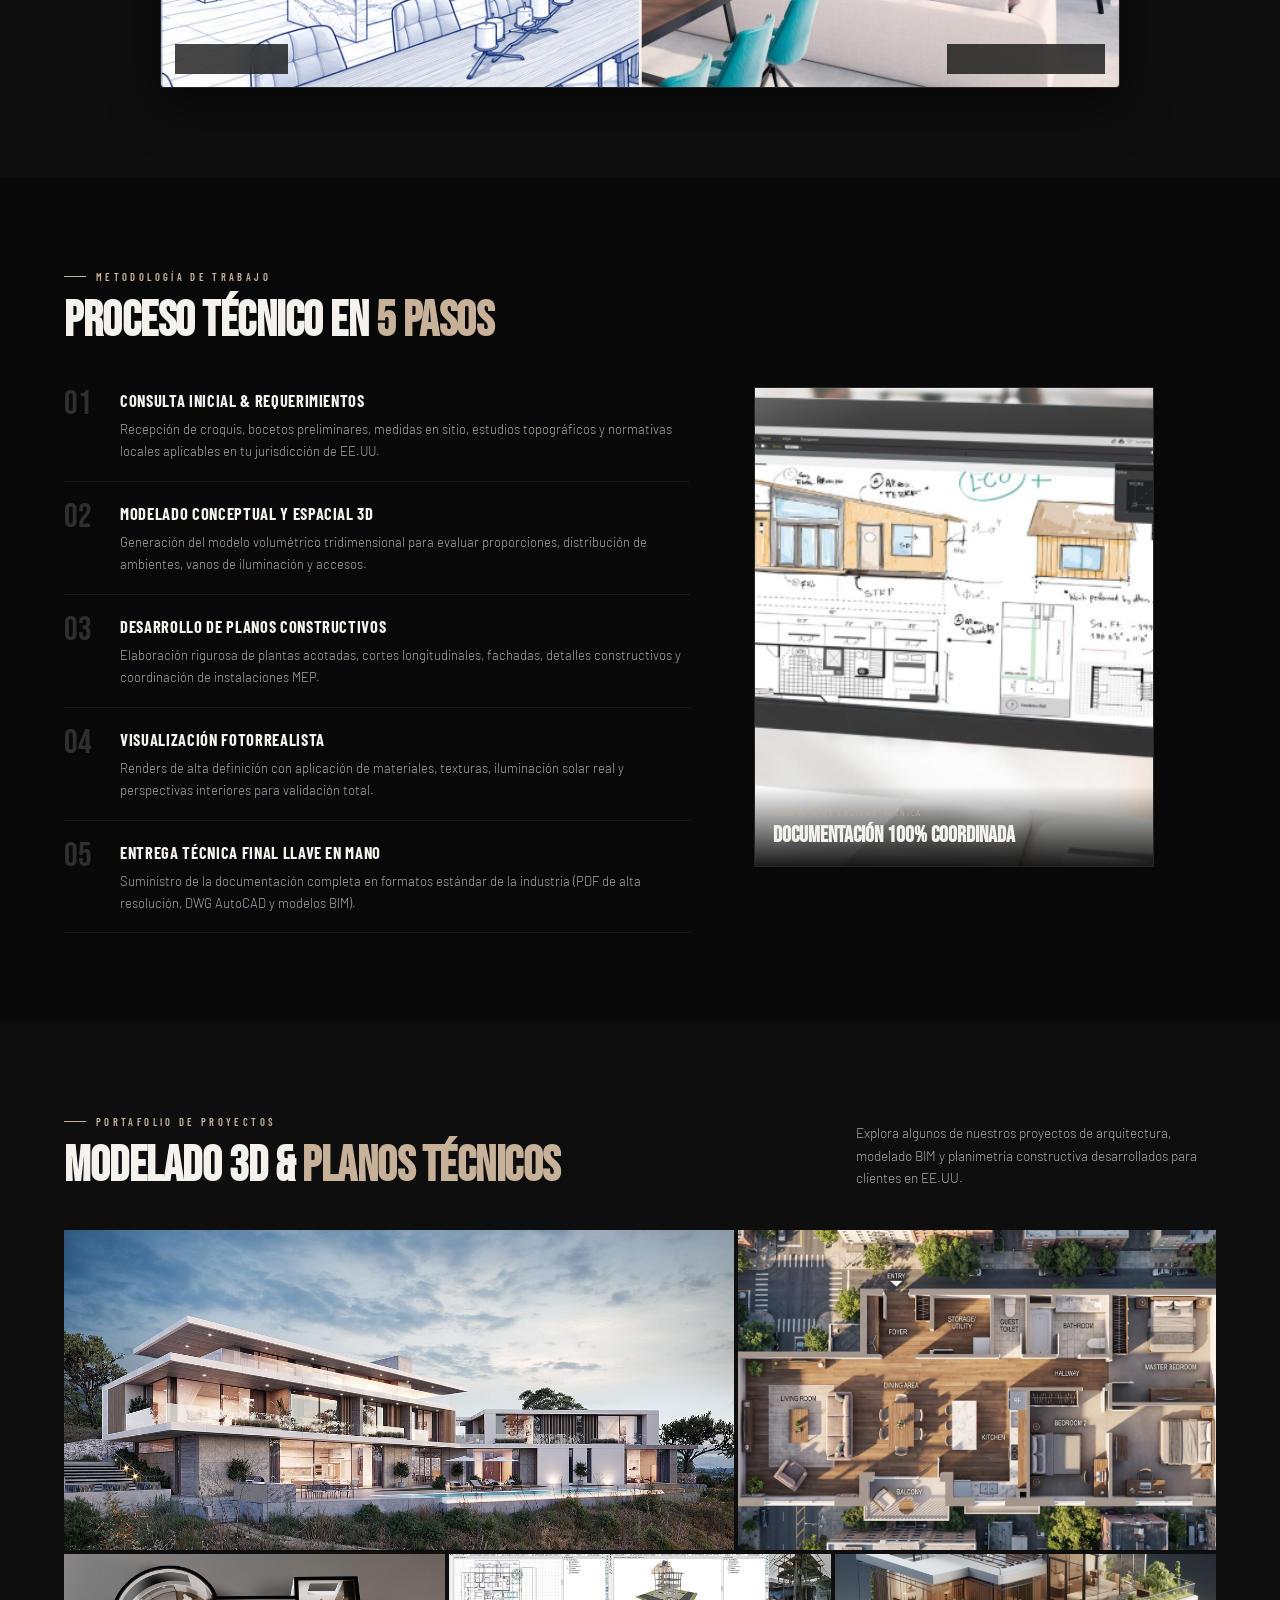
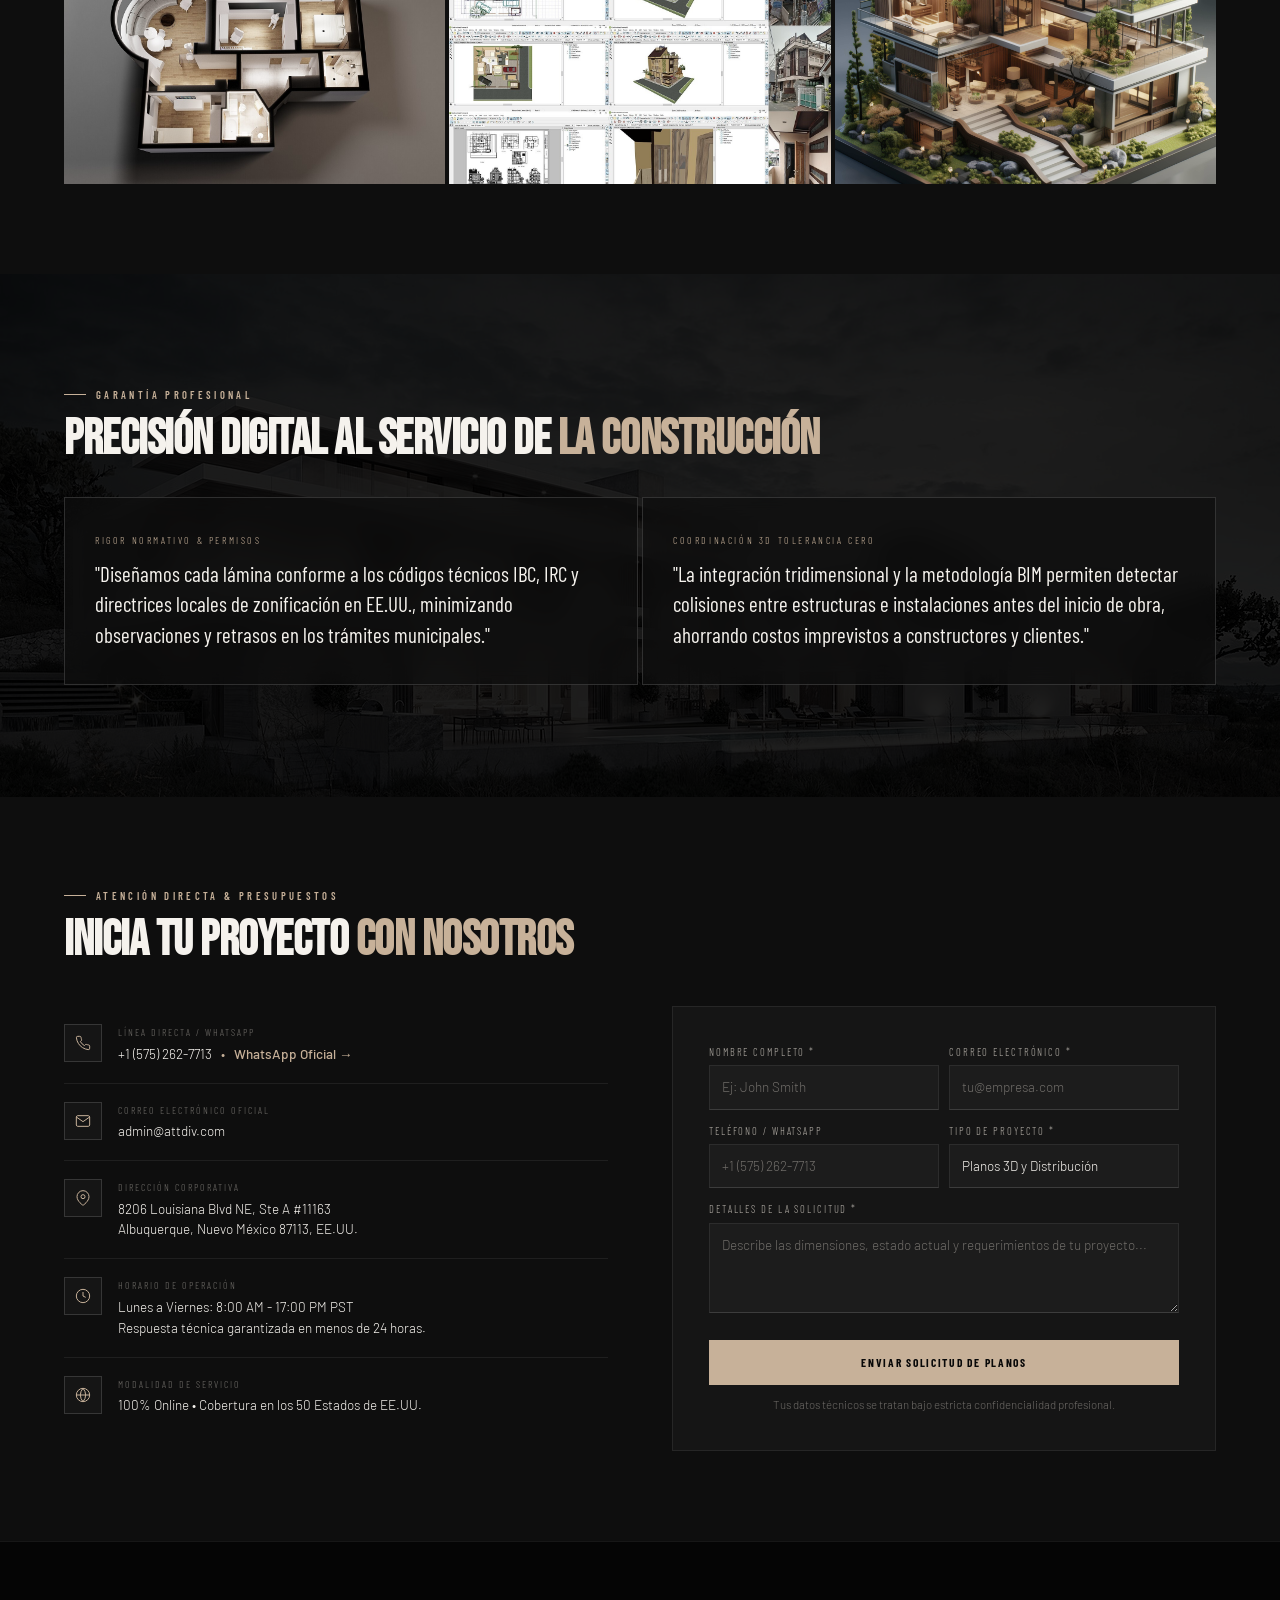
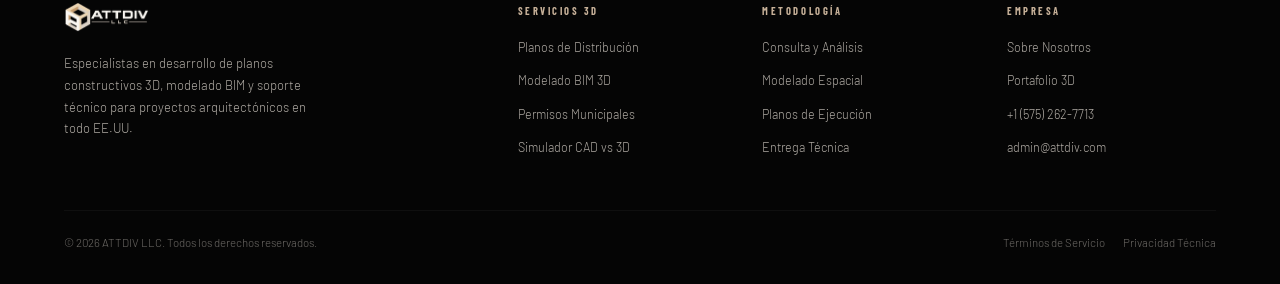
<file: areasuperficies.html>
<!DOCTYPE html>
<html lang="es">
<head>
  <meta charset="UTF-8">
  <meta http-equiv="refresh" content="0; url=index.html#servicios">
  <title>ATTDIV LLC | Áreas y Superficies - Redireccionando...</title>
  <script>window.location.href = "index.html#servicios";</script>
</head>
<body style="background:#22150c;color:#faf7f2;font-family:sans-serif;text-align:center;padding:5rem;">
  <h2>Redirigiendo a ATTDIV LLC - Servicios de Planos 3D y Áreas Superficies...</h2>
  <p><a href="index.html#servicios" style="color:#c98e4d;">Haz clic aquí si no eres redirigido automáticamente.</a></p>
</body>
</html>
</file>
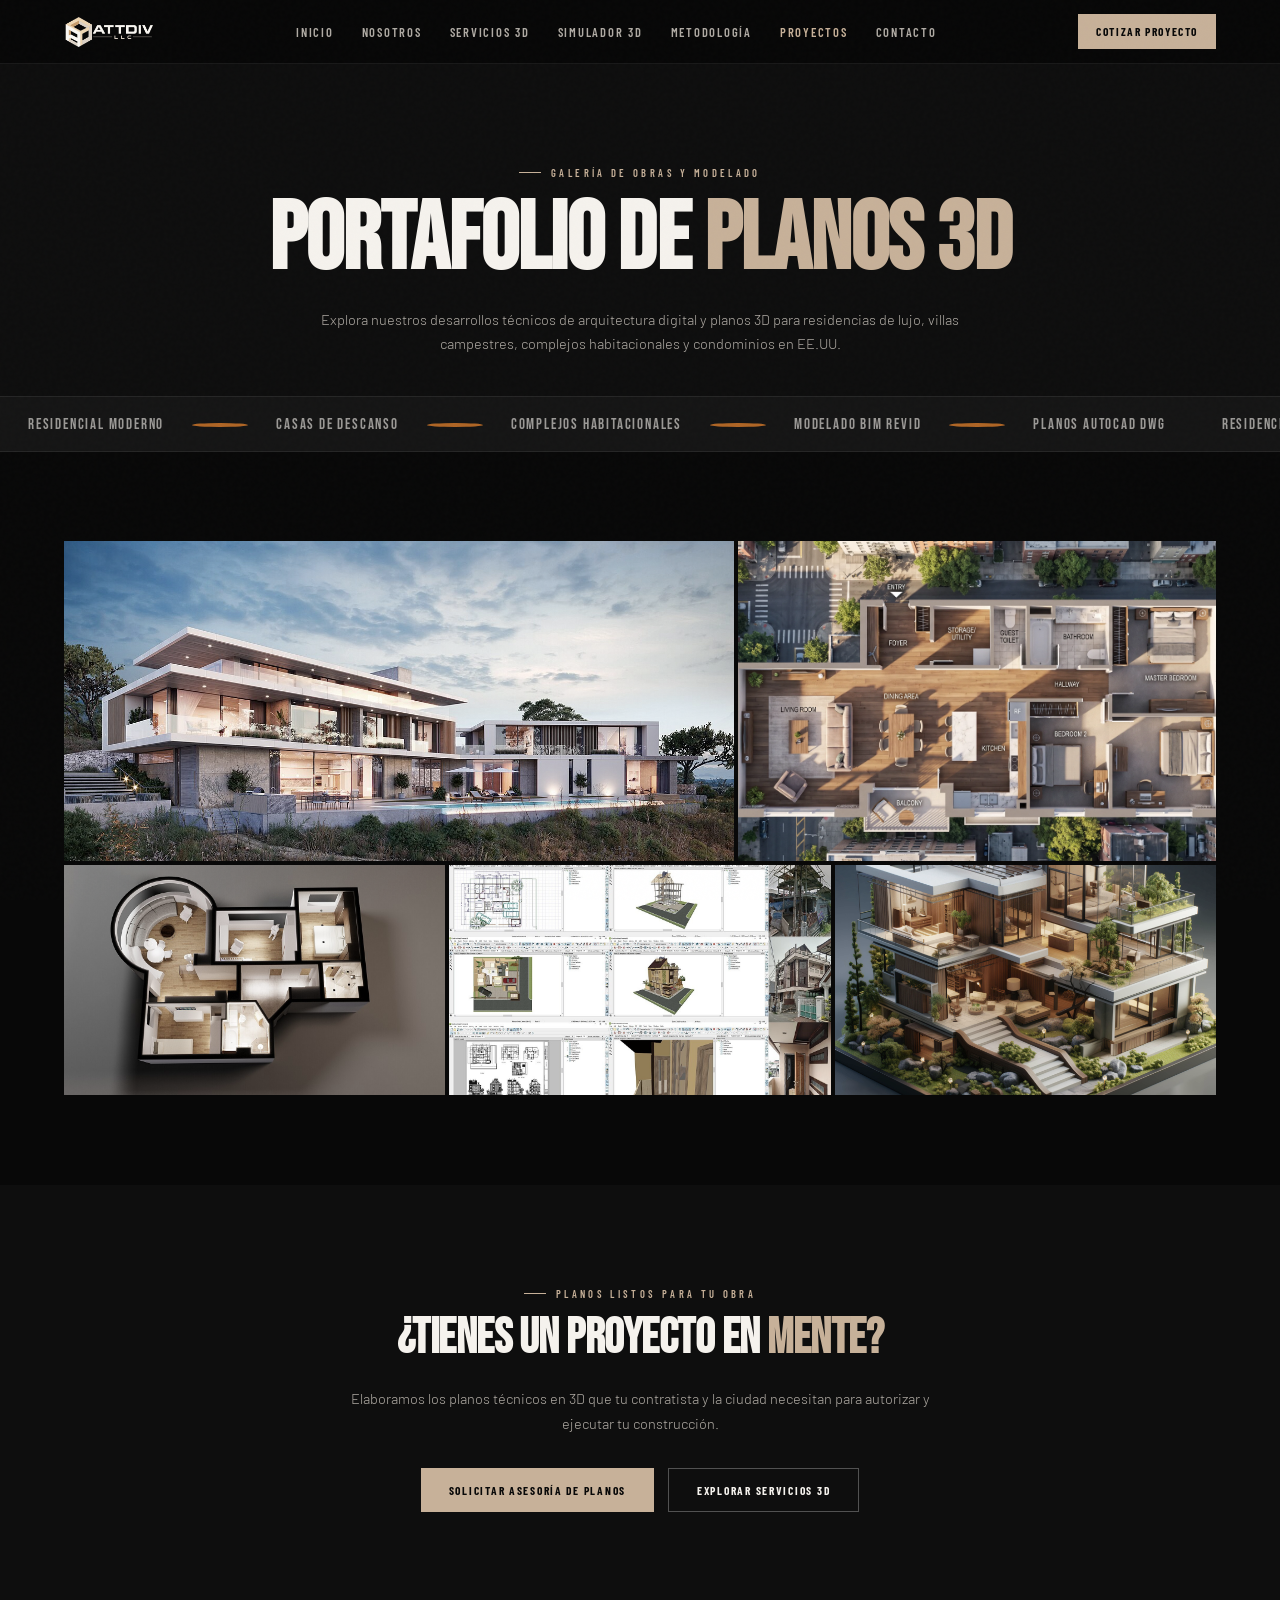
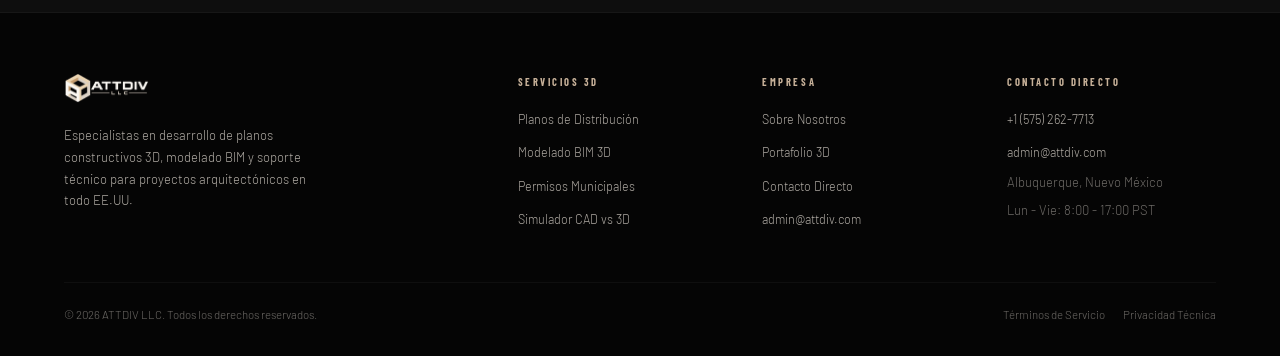
<file: proyectos.html>
<!DOCTYPE html>
<html lang="es">
<head>
  <meta charset="UTF-8">
  <meta name="viewport" content="width=device-width, initial-scale=1.0, maximum-scale=5.0">
  <title>Portafolio de Planos 3D y Proyectos | ATTDIV LLC</title>
  <meta name="description" content="Portafolio de planos arquitectónicos 3D, proyectos residenciales y modelado BIM desarrollados por ATTDIV LLC para clientes en todo EE.UU.">
  <link rel="icon" type="image/png" href="assets/img/favicon-attdiv.png">
  <link rel="apple-touch-icon" href="assets/img/favicon-attdiv.png">
  <link rel="stylesheet" href="assets/css/styles.css">
</head>
<body>

  <!-- Constructora García Dual Interactive Mouse Cursor -->
  <div id="cur"></div>
  <div id="cring"></div>

  <!-- NAVIGATION BAR -->
  <header id="nav">
    <a href="index.html" class="logo" aria-label="ATTDIV LLC Inicio">
      <img src="assets/img/logo-horizontal-light.png" alt="ATTDIV LLC Logo">
    </a>

    <ul>
      <li><a href="index.html#hero">Inicio</a></li>
      <li><a href="index.html#nosotros">Nosotros</a></li>
      <li><a href="servicios.html">Servicios 3D</a></li>
      <li><a href="index.html#simulador">Simulador 3D</a></li>
      <li><a href="index.html#proceso">Metodología</a></li>
      <li><a href="proyectos.html" style="color: var(--sand);">Proyectos</a></li>
      <li><a href="index.html#contacto">Contacto</a></li>
    </ul>

    <div class="nav-actions">
      <a href="index.html#contacto" class="cta">Cotizar Proyecto</a>
      <button id="hbg" aria-label="Abrir menú de navegación">
        <span></span>
        <span></span>
        <span></span>
      </button>
    </div>
  </header>

  <!-- Mobile Overlay Menu -->
  <div id="mob" aria-hidden="true">
    <button class="mx" id="mobX" aria-label="Cerrar menú">&times;</button>
    <a href="index.html#hero" onclick="closeMob()">Inicio</a>
    <a href="index.html#nosotros" onclick="closeMob()">Nosotros</a>
    <a href="servicios.html" onclick="closeMob()">Servicios 3D</a>
    <a href="index.html#simulador" onclick="closeMob()">Simulador 3D</a>
    <a href="index.html#proceso" onclick="closeMob()">Metodología</a>
    <a href="proyectos.html" onclick="closeMob()" style="color: var(--sand);">Proyectos</a>
    <a href="index.html#contacto" onclick="closeMob()">Contacto</a>
    <div class="mob-meta">
      <p>ATTDIV LLC • Planos 3D de Construcción</p>
      <p style="color: var(--sand); margin-top: 4px;">
        <a href="tel:+15752627713">+1 (575) 262-7713</a> • <a href="mailto:admin@attdiv.com">admin@attdiv.com</a>
      </p>
    </div>
  </div>

  <main style="padding-top: var(--nav-h);">
    <!-- PAGE HERO -->
    <section style="background: var(--dark); padding: clamp(60px, 8vw, 100px) 8vw 40px; text-align: center;">
      <div class="stag" style="justify-content: center;">
        <span>Galería de Obras y Modelado</span>
      </div>
      <h1 class="stitle" style="font-size: clamp(44px, 7.5vw, 96px); margin-bottom: 20px;">
        PORTAFOLIO DE <span class="accent">PLANOS 3D</span>
      </h1>
      <p class="hsub" style="max-width: 680px; margin: 0 auto; text-align: center;">
        Explora nuestros desarrollos técnicos de arquitectura digital y planos 3D para residencias de lujo, villas campestres, complejos habitacionales y condominios en EE.UU.
      </p>
    </section>

    <!-- MARQUEE -->
    <div class="marquee" aria-hidden="true">
      <div class="marquee-inner">
        <span>RESIDENCIAL MODERNO <span class="mdot"></span> CASAS DE DESCANSO <span class="mdot"></span> COMPLEJOS HABITACIONALES <span class="mdot"></span> MODELADO BIM REVID <span class="mdot"></span> PLANOS AUTOCAD DWG</span>
        <span>RESIDENCIAL MODERNO <span class="mdot"></span> CASAS DE DESCANSO <span class="mdot"></span> COMPLEJOS HABITACIONALES <span class="mdot"></span> MODELADO BIM REVID <span class="mdot"></span> PLANOS AUTOCAD DWG</span>
      </div>
    </div>

    <!-- PROJECTS GALLERY (Constructora García 12-Column Grid) -->
    <section style="background: var(--black);">
      <div class="pj-grid">
        <!-- Proyecto 1: Big Feature -->
        <div class="pj">
          <img src="assets/img/port-canada.jpg" alt="Residencia La Cañada - Planos 3D y Distribución">
          <div class="pj-ov">
            <div>
              <span class="pj-cat">Residencial Contemporáneo • 3,800 sq ft</span>
              <div class="pj-nm">Residencia La Cañada • Planos 3D</div>
            </div>
          </div>
        </div>

        <!-- Proyecto 2: Portrait -->
        <div class="pj">
          <img src="assets/img/FloorPlanto3DResuult.webp" alt="Complejo Residencial Sacramento - Modelado BIM">
          <div class="pj-ov">
            <div>
              <span class="pj-cat">Modelado BIM & MEP • 12 Unidades</span>
              <div class="pj-nm">Complejo Sacramento</div>
            </div>
          </div>
        </div>

        <!-- Proyecto 3: Grid bottom 1 -->
        <div class="pj">
          <img src="assets/img/port-loft.jpg" alt="Loft Industrial Urbano - Planos de Acabados">
          <div class="pj-ov">
            <div>
              <span class="pj-cat">Diseño de Espacios • 1,950 sq ft</span>
              <div class="pj-nm">Loft Industrial Urbano</div>
            </div>
          </div>
        </div>

        <!-- Proyecto 4: Grid bottom 2 -->
        <div class="pj">
          <img src="assets/img/port-campo.jpg" alt="Villa Campestre - Planimetría Integral">
          <div class="pj-ov">
            <div>
              <span class="pj-cat">Arquitectura Campestre • 4,200 sq ft</span>
              <div class="pj-nm">Villa Campestre 3D</div>
            </div>
          </div>
        </div>

        <!-- Proyecto 5: Grid bottom 3 -->
        <div class="pj">
          <img src="assets/img/3d-rendering-house-model.jpg" alt="Penthouse Panorámico - Renders y Licencias">
          <div class="pj-ov">
            <div>
              <span class="pj-cat">Renders & Permisos • 2,800 sq ft</span>
              <div class="pj-nm">Penthouse Panorámico</div>
            </div>
          </div>
        </div>
      </div>
    </section>

    <!-- CALL TO ACTION -->
    <section style="background: var(--dark); text-align: center; padding: clamp(60px, 8vw, 100px) 8vw;">
      <div class="stag" style="justify-content: center;">
        <span>Planos Listos para Tu Obra</span>
      </div>
      <h2 class="stitle" style="margin-bottom: 24px;">¿TIENES UN PROYECTO EN <span class="accent">MENTE?</span></h2>
      <p class="hsub" style="max-width: 580px; margin: 0 auto 32px; text-align: center;">
        Elaboramos los planos técnicos en 3D que tu contratista y la ciudad necesitan para autorizar y ejecutar tu construcción.
      </p>
      <div style="display: flex; gap: 14px; justify-content: center; flex-wrap: wrap;">
        <a href="index.html#contacto" class="btn-w">Solicitar Asesoría de Planos</a>
        <a href="servicios.html" class="btn-g">Explorar Servicios 3D</a>
      </div>
    </section>
  </main>

  <!-- FOOTER -->
  <footer>
    <div class="ft-grid">
      <div>
        <a href="index.html#hero" class="ft-logo">
          <img src="assets/img/logo-horizontal-light.png" alt="ATTDIV LLC">
        </a>
        <p class="ft-tg">
          Especialistas en desarrollo de planos constructivos 3D, modelado BIM y soporte técnico para proyectos arquitectónicos en todo EE.UU.
        </p>
      </div>
      <div class="ft-col">
        <h4>Servicios 3D</h4>
        <ul>
          <li><a href="servicios.html">Planos de Distribución</a></li>
          <li><a href="servicios.html">Modelado BIM 3D</a></li>
          <li><a href="servicios.html">Permisos Municipales</a></li>
          <li><a href="index.html#simulador">Simulador CAD vs 3D</a></li>
        </ul>
      </div>
      <div class="ft-col">
        <h4>Empresa</h4>
        <ul>
          <li><a href="index.html#nosotros">Sobre Nosotros</a></li>
          <li><a href="proyectos.html">Portafolio 3D</a></li>
          <li><a href="index.html#contacto">Contacto Directo</a></li>
          <li><a href="mailto:admin@attdiv.com">admin@attdiv.com</a></li>
        </ul>
      </div>
      <div class="ft-col">
        <h4>Contacto Directo</h4>
        <ul>
          <li><a href="tel:+15752627713">+1 (575) 262-7713</a></li>
          <li><a href="mailto:admin@attdiv.com">admin@attdiv.com</a></li>
          <li style="font-size: 13px; color: var(--gray);">Albuquerque, Nuevo México</li>
          <li style="font-size: 13px; color: var(--gray);">Lun - Vie: 8:00 - 17:00 PST</li>
        </ul>
      </div>
    </div>
    <div class="ft-bot">
      <div class="ft-cp">&copy; 2026 ATTDIV LLC. Todos los derechos reservados.</div>
      <div class="ft-leg">
        <a href="#">Términos de Servicio</a>
        <a href="#">Privacidad Técnica</a>
      </div>
    </div>
  </footer>

  <!-- MOBILE FLOATING ACTION BAR -->
  <aside class="mob-bar" aria-label="Acciones rápidas móviles">
    <a href="tel:+15752627713" class="mob-bar-btn mob-bar-mail">
      <svg width="15" height="15" viewBox="0 0 24 24" fill="none" stroke="currentColor" stroke-width="2"><path d="M22 16.92v3a2 2 0 0 1-2.18 2 19.79 19.79 0 0 1-8.63-3.07 19.5 19.5 0 0 1-6-6 19.79 19.79 0 0 1-3.07-8.67A2 2 0 0 1 4.11 2h3a2 2 0 0 1 2 1.72 12.84 12.84 0 0 0 .7 2.81 2 2 0 0 1-.45 2.11L8.09 9.91a16 16 0 0 0 6 6l1.27-1.27a2 2 0 0 1 2.11-.45 12.84 12.84 0 0 0 2.81.7A2 2 0 0 1 22 16.92z"/></svg>
      <span>Llamar / Teléfono</span>
    </a>
    <a href="index.html#contacto" class="mob-bar-btn mob-bar-cta">
      <span>Cotizar Planos</span>
      <svg width="14" height="14" viewBox="0 0 24 24" fill="none" stroke="currentColor" stroke-width="2.2"><path d="M5 12h14M12 5l7 7-7 7"/></svg>
    </a>
  </aside>

  <script src="assets/js/main.js"></script>
</body>
</html>
</file>
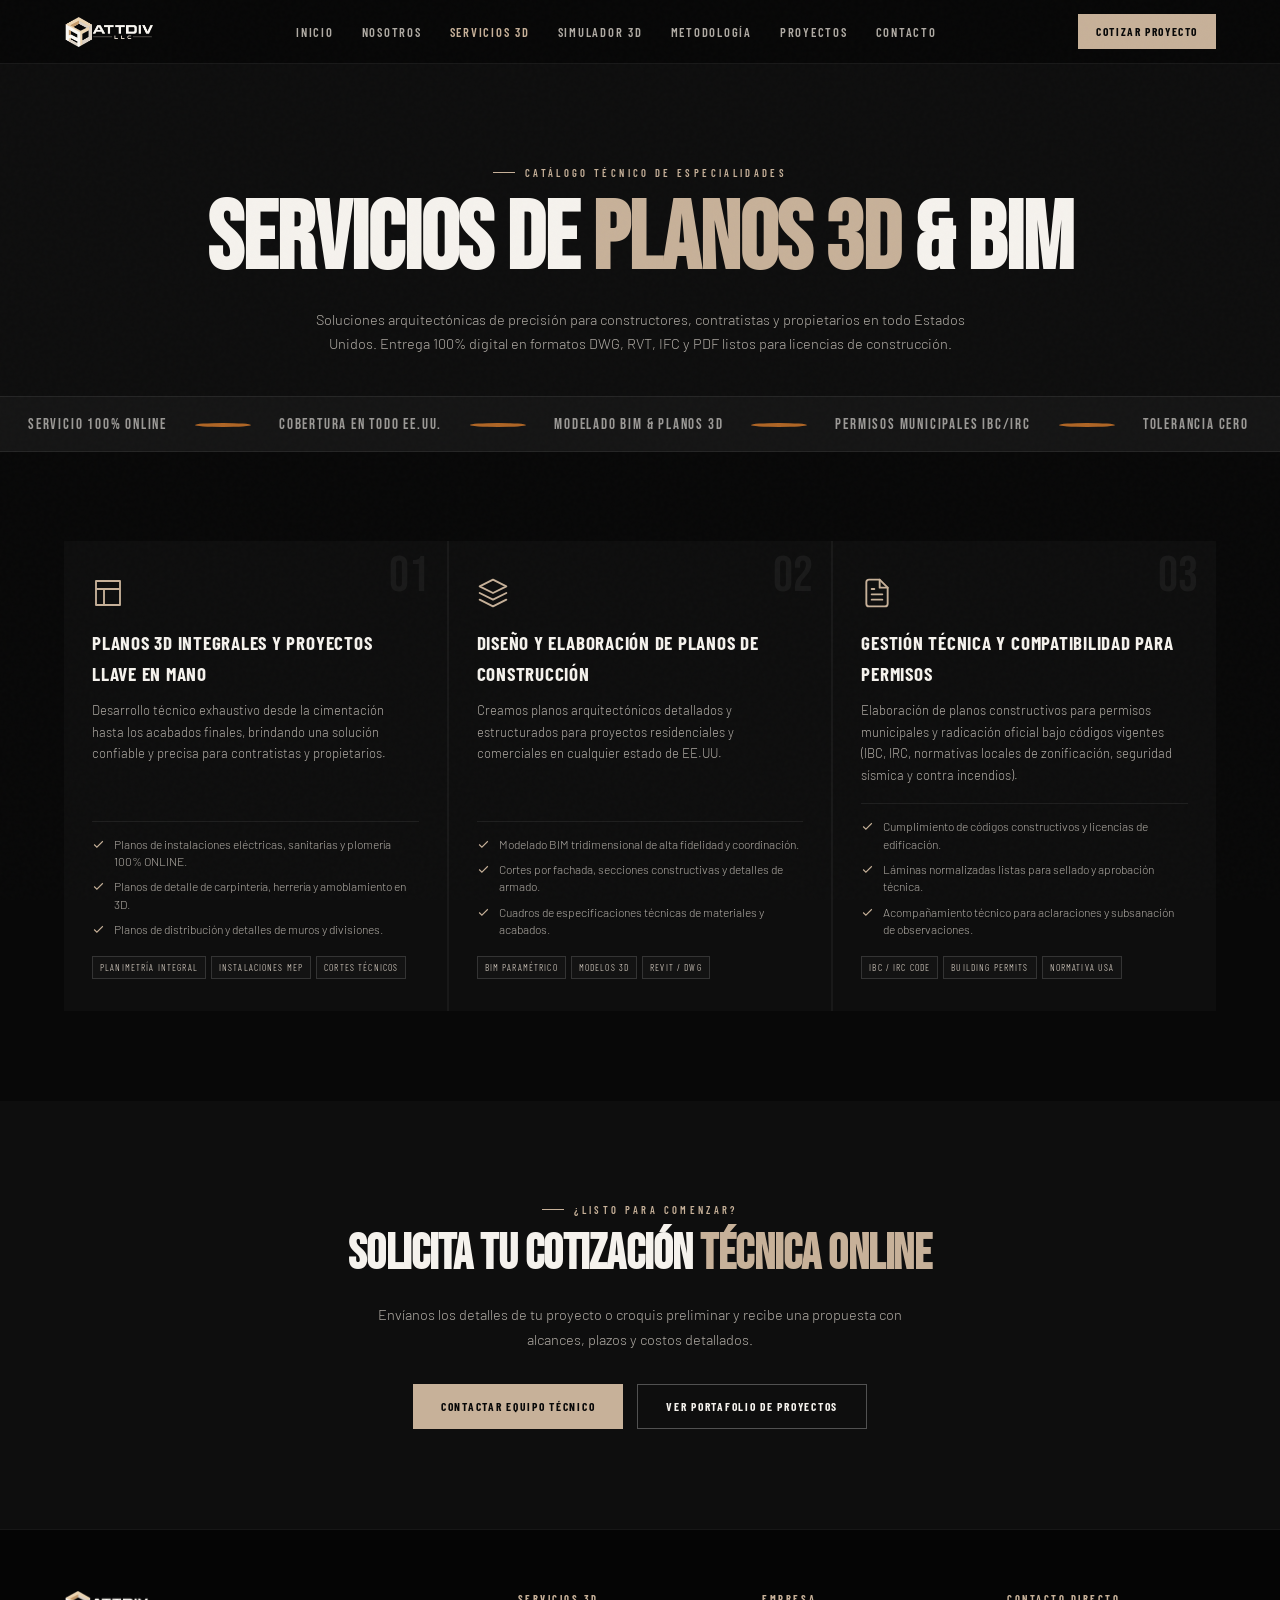
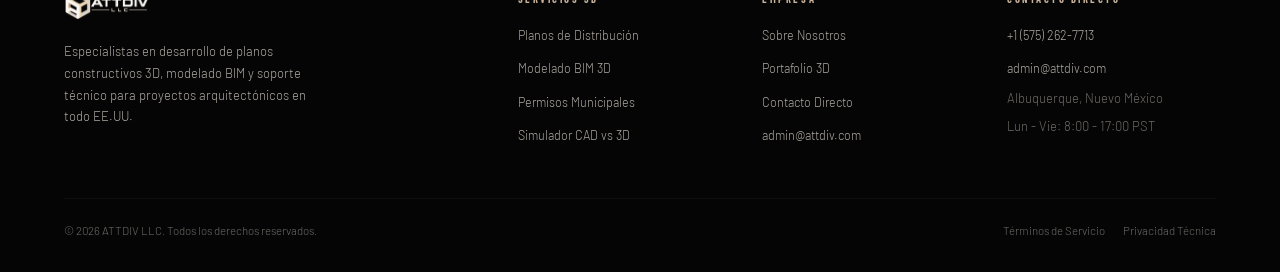
<file: servicios.html>
<!DOCTYPE html>
<html lang="es">
<head>
  <meta charset="UTF-8">
  <meta name="viewport" content="width=device-width, initial-scale=1.0, maximum-scale=5.0">
  <title>Servicios de Planos 3D y Modelado BIM | ATTDIV LLC</title>
  <meta name="description" content="Catálogo completo de servicios de diseño y elaboración de planos 3D de construcción, modelado BIM y cumplimiento normativo IBC/IRC por ATTDIV LLC en EE.UU.">
  <link rel="icon" type="image/png" href="assets/img/favicon-attdiv.png">
  <link rel="apple-touch-icon" href="assets/img/favicon-attdiv.png">
  <link rel="stylesheet" href="assets/css/styles.css">
</head>
<body>

  <!-- Constructora García Dual Interactive Mouse Cursor -->
  <div id="cur"></div>
  <div id="cring"></div>

  <!-- NAVIGATION BAR -->
  <header id="nav">
    <a href="index.html" class="logo" aria-label="ATTDIV LLC Inicio">
      <img src="assets/img/logo-horizontal-light.png" alt="ATTDIV LLC Logo">
    </a>

    <ul>
      <li><a href="index.html#hero">Inicio</a></li>
      <li><a href="index.html#nosotros">Nosotros</a></li>
      <li><a href="servicios.html" style="color: var(--sand);">Servicios 3D</a></li>
      <li><a href="index.html#simulador">Simulador 3D</a></li>
      <li><a href="index.html#proceso">Metodología</a></li>
      <li><a href="proyectos.html">Proyectos</a></li>
      <li><a href="index.html#contacto">Contacto</a></li>
    </ul>

    <div class="nav-actions">
      <a href="index.html#contacto" class="cta">Cotizar Proyecto</a>
      <button id="hbg" aria-label="Abrir menú de navegación">
        <span></span>
        <span></span>
        <span></span>
      </button>
    </div>
  </header>

  <!-- Mobile Overlay Menu -->
  <div id="mob" aria-hidden="true">
    <button class="mx" id="mobX" aria-label="Cerrar menú">&times;</button>
    <a href="index.html#hero" onclick="closeMob()">Inicio</a>
    <a href="index.html#nosotros" onclick="closeMob()">Nosotros</a>
    <a href="servicios.html" onclick="closeMob()" style="color: var(--sand);">Servicios 3D</a>
    <a href="index.html#simulador" onclick="closeMob()">Simulador 3D</a>
    <a href="index.html#proceso" onclick="closeMob()">Metodología</a>
    <a href="proyectos.html" onclick="closeMob()">Proyectos</a>
    <a href="index.html#contacto" onclick="closeMob()">Contacto</a>
    <div class="mob-meta">
      <p>ATTDIV LLC • Planos 3D de Construcción</p>
      <p style="color: var(--sand); margin-top: 4px;">
        <a href="tel:+15752627713">+1 (575) 262-7713</a> • <a href="mailto:admin@attdiv.com">admin@attdiv.com</a>
      </p>
    </div>
  </div>

  <main style="padding-top: var(--nav-h);">
    <!-- PAGE HERO -->
    <section style="background: var(--dark); padding: clamp(60px, 8vw, 100px) 8vw 40px; text-align: center;">
      <div class="stag" style="justify-content: center;">
        <span>Catálogo Técnico de Especialidades</span>
      </div>
      <h1 class="stitle" style="font-size: clamp(44px, 7.5vw, 96px); margin-bottom: 20px;">
        SERVICIOS DE <span class="accent">PLANOS 3D</span> & BIM
      </h1>
      <p class="hsub" style="max-width: 680px; margin: 0 auto; text-align: center;">
        Soluciones arquitectónicas de precisión para constructores, contratistas y propietarios en todo Estados Unidos. Entrega 100% digital en formatos DWG, RVT, IFC y PDF listos para licencias de construcción.
      </p>
    </section>

    <!-- MARQUEE -->
    <div class="marquee" aria-hidden="true">
      <div class="marquee-inner">
        <span>SERVICIO 100% ONLINE <span class="mdot"></span> COBERTURA EN TODO EE.UU. <span class="mdot"></span> MODELADO BIM & PLANOS 3D <span class="mdot"></span> PERMISOS MUNICIPALES IBC/IRC <span class="mdot"></span> TOLERANCIA CERO</span>
        <span>SERVICIO 100% ONLINE <span class="mdot"></span> COBERTURA EN TODO EE.UU. <span class="mdot"></span> MODELADO BIM & PLANOS 3D <span class="mdot"></span> PERMISOS MUNICIPALES IBC/IRC <span class="mdot"></span> TOLERANCIA CERO</span>
      </div>
    </div>

    <!-- SERVICES DETAILED STACK -->
    <section style="background: var(--black);">
      <div class="sv-grid" style="grid-template-columns: repeat(auto-fit, minmax(320px, 1fr));">
        
        <!-- Servicio 01 -->
        <div class="sv rv d1">
          <span class="sv-num">01</span>
          <div class="sv-ic">
            <svg viewBox="0 0 24 24"><path d="M3 3h18v18H3zM3 9h18M9 21V9"/></svg>
          </div>
          <h2 class="sv-tt">Planos 3D Integrales y Proyectos Llave en Mano</h2>
          <p class="sv-ds">
            Desarrollo técnico exhaustivo desde la cimentación hasta los acabados finales, brindando una solución confiable y precisa para contratistas y propietarios.
          </p>
          <ul class="sv-items">
            <li>
              <svg viewBox="0 0 24 24"><polyline points="20 6 9 17 4 12"/></svg>
              <span>Planos de instalaciones eléctricas, sanitarias y plomería 100% ONLINE.</span>
            </li>
            <li>
              <svg viewBox="0 0 24 24"><polyline points="20 6 9 17 4 12"/></svg>
              <span>Planos de detalle de carpintería, herrería y amoblamiento en 3D.</span>
            </li>
            <li>
              <svg viewBox="0 0 24 24"><polyline points="20 6 9 17 4 12"/></svg>
              <span>Planos de distribución y detalles de muros y divisiones.</span>
            </li>
          </ul>
          <div class="sv-tags">
            <span class="sv-tag">Planimetría Integral</span>
            <span class="sv-tag">Instalaciones MEP</span>
            <span class="sv-tag">Cortes Técnicos</span>
          </div>
        </div>

        <!-- Servicio 02 -->
        <div class="sv rv d2">
          <span class="sv-num">02</span>
          <div class="sv-ic">
            <svg viewBox="0 0 24 24"><path d="M12 2L2 7l10 5 10-5-10-5zM2 17l10 5 10-5M2 12l10 5 10-5"/></svg>
          </div>
          <h2 class="sv-tt">Diseño y Elaboración de Planos de Construcción</h2>
          <p class="sv-ds">
            Creamos planos arquitectónicos detallados y estructurados para proyectos residenciales y comerciales en cualquier estado de EE.UU.
          </p>
          <ul class="sv-items">
            <li>
              <svg viewBox="0 0 24 24"><polyline points="20 6 9 17 4 12"/></svg>
              <span>Modelado BIM tridimensional de alta fidelidad y coordinación.</span>
            </li>
            <li>
              <svg viewBox="0 0 24 24"><polyline points="20 6 9 17 4 12"/></svg>
              <span>Cortes por fachada, secciones constructivas y detalles de armado.</span>
            </li>
            <li>
              <svg viewBox="0 0 24 24"><polyline points="20 6 9 17 4 12"/></svg>
              <span>Cuadros de especificaciones técnicas de materiales y acabados.</span>
            </li>
          </ul>
          <div class="sv-tags">
            <span class="sv-tag">BIM Paramétrico</span>
            <span class="sv-tag">Modelos 3D</span>
            <span class="sv-tag">Revit / DWG</span>
          </div>
        </div>

        <!-- Servicio 03 -->
        <div class="sv rv d3">
          <span class="sv-num">03</span>
          <div class="sv-ic">
            <svg viewBox="0 0 24 24"><path d="M14 2H6a2 2 0 0 0-2 2v16a2 2 0 0 0 2 2h12a2 2 0 0 0 2-2V8z"/><polyline points="14 2 14 8 20 8"/><line x1="16" y1="13" x2="8" y2="13"/><line x1="16" y1="17" x2="8" y2="17"/><polyline points="10 9 9 9 8 9"/></svg>
          </div>
          <h2 class="sv-tt">Gestión Técnica y Compatibilidad para Permisos</h2>
          <p class="sv-ds">
            Elaboración de planos constructivos para permisos municipales y radicación oficial bajo códigos vigentes (IBC, IRC, normativas locales de zonificación, seguridad sísmica y contra incendios).
          </p>
          <ul class="sv-items">
            <li>
              <svg viewBox="0 0 24 24"><polyline points="20 6 9 17 4 12"/></svg>
              <span>Cumplimiento de códigos constructivos y licencias de edificación.</span>
            </li>
            <li>
              <svg viewBox="0 0 24 24"><polyline points="20 6 9 17 4 12"/></svg>
              <span>Láminas normalizadas listas para sellado y aprobación técnica.</span>
            </li>
            <li>
              <svg viewBox="0 0 24 24"><polyline points="20 6 9 17 4 12"/></svg>
              <span>Acompañamiento técnico para aclaraciones y subsanación de observaciones.</span>
            </li>
          </ul>
          <div class="sv-tags">
            <span class="sv-tag">IBC / IRC Code</span>
            <span class="sv-tag">Building Permits</span>
            <span class="sv-tag">Normativa USA</span>
          </div>
        </div>
      </div>
    </section>

    <!-- CALL TO ACTION -->
    <section style="background: var(--dark); text-align: center; padding: clamp(60px, 8vw, 100px) 8vw;">
      <div class="stag" style="justify-content: center;">
        <span>¿Listo para comenzar?</span>
      </div>
      <h2 class="stitle" style="margin-bottom: 24px;">SOLICITA TU COTIZACIÓN <span class="accent">TÉCNICA ONLINE</span></h2>
      <p class="hsub" style="max-width: 580px; margin: 0 auto 32px; text-align: center;">
        Envíanos los detalles de tu proyecto o croquis preliminar y recibe una propuesta con alcances, plazos y costos detallados.
      </p>
      <div style="display: flex; gap: 14px; justify-content: center; flex-wrap: wrap;">
        <a href="index.html#contacto" class="btn-w">Contactar Equipo Técnico</a>
        <a href="proyectos.html" class="btn-g">Ver Portafolio de Proyectos</a>
      </div>
    </section>
  </main>

  <!-- FOOTER -->
  <footer>
    <div class="ft-grid">
      <div>
        <a href="index.html#hero" class="ft-logo">
          <img src="assets/img/logo-horizontal-light.png" alt="ATTDIV LLC">
        </a>
        <p class="ft-tg">
          Especialistas en desarrollo de planos constructivos 3D, modelado BIM y soporte técnico para proyectos arquitectónicos en todo EE.UU.
        </p>
      </div>
      <div class="ft-col">
        <h4>Servicios 3D</h4>
        <ul>
          <li><a href="servicios.html">Planos de Distribución</a></li>
          <li><a href="servicios.html">Modelado BIM 3D</a></li>
          <li><a href="servicios.html">Permisos Municipales</a></li>
          <li><a href="index.html#simulador">Simulador CAD vs 3D</a></li>
        </ul>
      </div>
      <div class="ft-col">
        <h4>Empresa</h4>
        <ul>
          <li><a href="index.html#nosotros">Sobre Nosotros</a></li>
          <li><a href="proyectos.html">Portafolio 3D</a></li>
          <li><a href="index.html#contacto">Contacto Directo</a></li>
          <li><a href="mailto:admin@attdiv.com">admin@attdiv.com</a></li>
        </ul>
      </div>
      <div class="ft-col">
        <h4>Contacto Directo</h4>
        <ul>
          <li><a href="tel:+15752627713">+1 (575) 262-7713</a></li>
          <li><a href="mailto:admin@attdiv.com">admin@attdiv.com</a></li>
          <li style="font-size: 13px; color: var(--gray);">Albuquerque, Nuevo México</li>
          <li style="font-size: 13px; color: var(--gray);">Lun - Vie: 8:00 - 17:00 PST</li>
        </ul>
      </div>
    </div>
    <div class="ft-bot">
      <div class="ft-cp">&copy; 2026 ATTDIV LLC. Todos los derechos reservados.</div>
      <div class="ft-leg">
        <a href="#">Términos de Servicio</a>
        <a href="#">Privacidad Técnica</a>
      </div>
    </div>
  </footer>

  <!-- MOBILE FLOATING ACTION BAR -->
  <aside class="mob-bar" aria-label="Acciones rápidas móviles">
    <a href="tel:+15752627713" class="mob-bar-btn mob-bar-mail">
      <svg width="15" height="15" viewBox="0 0 24 24" fill="none" stroke="currentColor" stroke-width="2"><path d="M22 16.92v3a2 2 0 0 1-2.18 2 19.79 19.79 0 0 1-8.63-3.07 19.5 19.5 0 0 1-6-6 19.79 19.79 0 0 1-3.07-8.67A2 2 0 0 1 4.11 2h3a2 2 0 0 1 2 1.72 12.84 12.84 0 0 0 .7 2.81 2 2 0 0 1-.45 2.11L8.09 9.91a16 16 0 0 0 6 6l1.27-1.27a2 2 0 0 1 2.11-.45 12.84 12.84 0 0 0 2.81.7A2 2 0 0 1 22 16.92z"/></svg>
      <span>Llamar / Teléfono</span>
    </a>
    <a href="index.html#contacto" class="mob-bar-btn mob-bar-cta">
      <span>Cotizar Planos</span>
      <svg width="14" height="14" viewBox="0 0 24 24" fill="none" stroke="currentColor" stroke-width="2.2"><path d="M5 12h14M12 5l7 7-7 7"/></svg>
    </a>
  </aside>

  <script src="assets/js/main.js"></script>
</body>
</html>
</file>
<file: assets/css/styles.css>
/* ==========================================================================
   ATTDIV LLC - ARCHITECTURAL LUXURY DESIGN SYSTEM
   Template: Inspired by Constructora García (Ultra-Modern, Dark Luxury, Precision)
   Brand Palette: Walnut Bronze, Travertine Beige, Stone Taupe, Deep Obsidian
   Typography: Bebas Neue, Barlow Condensed, Barlow, JetBrains Mono
   Refined Balanced Scale: Editorial Luxury on Desktop & Rock-Solid on Mobile
   ========================================================================== */

/* --------------------------------------------------------------------------
   1. GOOGLE FONTS IMPORT
   -------------------------------------------------------------------------- */
@import url('https://fonts.googleapis.com/css2?family=Barlow+Condensed:ital,wght@0,300;0,400;0,500;0,600;0,700;1,400&family=Barlow:ital,wght@0,300;0,400;0,500;0,600;1,300&family=Bebas+Neue&family=JetBrains+Mono:wght@400;500;600&display=swap');

/* --------------------------------------------------------------------------
   2. CSS TOKENS & ATTDIV COLOR PALETTE
   -------------------------------------------------------------------------- */
:root {
  /* Constructora Luxury Obsidian Canvas */
  --black:     #080808;
  --dark:      #0e0e0e;
  --dark2:     #151515;
  --dark3:     #1e1e1e;
  --dark-card: #121212;

  /* Typography / Light Tokens */
  --white:     #f5f2ed;
  --white-pure:#ffffff;
  --sand-lt:   #e8ded2;
  --sand:      #c7b199;
  --sand-dark: #a8947d;
  --taupe:     #736356;
  --gray-lt:   #b0aba4;
  --gray:      #6e6b67;
  --gray-dk:   #2a2826;

  /* Brand Walnut & Bronze Accents */
  --bronze:    #af6525;
  --bronze-dk: #8a4f1d;
  --walnut:    #603814;
  --bronze-glow: rgba(175, 101, 37, 0.28);

  /* Lines & Borders */
  --border-subtle: rgba(255, 255, 255, 0.07);
  --border-medium: rgba(255, 255, 255, 0.14);
  --border-bright: rgba(255, 255, 255, 0.28);
  --border-bronze: rgba(175, 101, 37, 0.35);

  /* Structure & Motion */
  --ease: cubic-bezier(.16, 1, .3, 1);
  --nav-h: 64px;
}

/* --------------------------------------------------------------------------
   3. STRICT RESET & ZERO HORIZONTAL OVERFLOW
   -------------------------------------------------------------------------- */
*, *::before, *::after {
  box-sizing: border-box;
  margin: 0;
  padding: 0;
}

html {
  scroll-behavior: smooth;
  font-size: 16px;
  overflow-x: hidden !important;
  width: 100%;
  max-width: 100vw;
}

body {
  background-color: var(--black);
  color: var(--white);
  font-family: 'Barlow', -apple-system, BlinkMacSystemFont, 'Segoe UI', Roboto, sans-serif;
  font-weight: 300;
  line-height: 1.65;
  overflow-x: hidden !important;
  width: 100%;
  max-width: 100vw;
  position: relative;
  cursor: none; /* Replaced by dual custom cursor on pointer devices */
  -webkit-font-smoothing: antialiased;
  -moz-osx-font-smoothing: grayscale;
}

/* Subtle architectural noise texture */
body::before {
  content: '';
  position: fixed;
  inset: 0;
  background-image: url("data:image/svg+xml,%3Csvg viewBox='0 0 256 256' xmlns='http://www.w3.org/2000/svg'%3E%3Cfilter id='n'%3E%3CfeTurbulence type='fractalNoise' baseFrequency='.85' numOctaves='4' stitchTiles='stitch'/%3E%3C/filter%3E%3Crect width='100%25' height='100%25' filter='url(%23n)'/%3E%3C/svg%3E");
  opacity: .018;
  pointer-events: none;
  z-index: 9998;
}

::selection {
  background: var(--bronze);
  color: var(--white-pure);
}

img, picture, video, canvas, svg {
  display: block;
  max-width: 100%;
}

a {
  color: inherit;
  text-decoration: none;
}

button, input, select, textarea {
  font: inherit;
}

/* Centralized Max-Width Container for Desktop Balance */
.hcont, .ab-grid, .sv-hd, .sv-grid, .sim-hd, .sim-viewport, .pr-grid, .pj-hd, .pj-grid, .vm-grid, .ct-grid, .ft-grid, .ft-bot {
  max-width: 1200px;
  margin-left: auto;
  margin-right: auto;
  width: 100%;
}

/* --------------------------------------------------------------------------
   4. CONSTRUCTORA GARCÍA DUAL MOUSE CURSOR
   -------------------------------------------------------------------------- */
#cur {
  width: 7px;
  height: 7px;
  background: var(--sand);
  border-radius: 50%;
  position: fixed;
  top: 0;
  left: 0;
  pointer-events: none;
  z-index: 9999;
  transform: translate(-100px, -100px);
}

#cring {
  width: 30px;
  height: 30px;
  border: 1px solid rgba(199, 177, 153, 0.6);
  border-radius: 50%;
  position: fixed;
  top: 0;
  left: 0;
  pointer-events: none;
  z-index: 9997;
  opacity: .6;
  transition: opacity .25s ease, transform .08s linear, border-color .25s ease;
  transform: translate(-100px, -100px);
}

#cring.hov {
  opacity: .2;
  transform: scale(1.5);
  border-color: var(--sand-lt);
}

@media (hover: none) or (pointer: coarse) {
  #cur, #cring { display: none !important; }
  body { cursor: auto !important; }
}

/* --------------------------------------------------------------------------
   5. NAVIGATION (Fixed Dark Glass Header)
   -------------------------------------------------------------------------- */
#nav {
  position: fixed;
  top: 0;
  left: 0;
  right: 0;
  height: var(--nav-h);
  display: flex;
  align-items: center;
  justify-content: space-between;
  padding: 0 5vw;
  background: rgba(8, 8, 8, 0.92);
  backdrop-filter: blur(14px);
  -webkit-backdrop-filter: blur(14px);
  border-bottom: 1px solid var(--border-subtle);
  z-index: 1000;
  transition: background .3s ease, box-shadow .3s ease, border-color .3s ease;
}

#nav.sc {
  background: rgba(8, 8, 8, 0.98);
  box-shadow: 0 4px 24px rgba(0, 0, 0, 0.45);
  border-bottom-color: var(--border-medium);
}

#nav .logo {
  display: flex;
  align-items: center;
  text-decoration: none;
  flex-shrink: 0;
}

#nav .logo img {
  height: 32px;
  width: auto;
  display: block;
  transition: opacity .3s ease;
}

#nav .logo:hover img {
  opacity: .75;
}

#nav ul {
  display: flex;
  gap: 28px;
  list-style: none;
}

#nav ul a {
  font-family: 'Barlow Condensed', sans-serif;
  font-size: 12.5px;
  font-weight: 600;
  letter-spacing: .14em;
  text-transform: uppercase;
  color: var(--gray-lt);
  text-decoration: none;
  position: relative;
  transition: color .3s ease;
}

#nav ul a::after {
  content: '';
  position: absolute;
  bottom: -4px;
  left: 0;
  width: 0;
  height: 1px;
  background: var(--sand);
  transition: width .3s ease;
}

#nav ul a:hover {
  color: var(--white);
}

#nav ul a:hover::after {
  width: 100%;
}

#nav .nav-actions {
  display: flex;
  align-items: center;
  gap: 14px;
}

#nav .cta {
  font-family: 'Barlow Condensed', sans-serif;
  font-size: 11.5px;
  font-weight: 700;
  letter-spacing: .14em;
  text-transform: uppercase;
  color: var(--black);
  background: var(--sand);
  padding: 8px 18px;
  text-decoration: none;
  white-space: nowrap;
  transition: background .3s ease, transform .3s ease;
}

#nav .cta:hover {
  background: var(--white);
  transform: translateY(-1px);
}

/* Hamburger button */
#hbg {
  display: none;
  flex-direction: column;
  gap: 5px;
  background: none;
  border: none;
  cursor: pointer;
  padding: 6px;
}

#hbg span {
  display: block;
  width: 24px;
  height: 2px;
  background: var(--white);
  transition: all .3s ease;
}

@media (max-width: 960px) {
  #nav ul, #nav .cta { display: none; }
  #hbg { display: flex; }
}

/* Fullscreen Mobile Overlay Menu */
#mob {
  display: none;
  position: fixed;
  inset: 0;
  background: rgba(8, 8, 8, 0.98);
  backdrop-filter: blur(20px);
  z-index: 1100;
  flex-direction: column;
  align-items: center;
  justify-content: center;
  gap: 26px;
  padding: 40px 20px;
}

#mob.open {
  display: flex;
}

#mob a {
  font-family: 'Bebas Neue', sans-serif;
  font-size: clamp(32px, 8vw, 48px);
  color: var(--white);
  text-decoration: none;
  letter-spacing: .04em;
  transition: color .3s ease, opacity .3s ease;
}

#mob a:hover {
  color: var(--sand);
}

#mob .mx {
  position: absolute;
  top: 22px;
  right: 5vw;
  font-size: 34px;
  color: var(--gray-lt);
  background: none;
  border: none;
  cursor: pointer;
  line-height: 1;
}

#mob .mob-meta {
  margin-top: 24px;
  text-align: center;
  font-size: 12.5px;
  color: var(--gray);
  font-family: 'Barlow Condensed', sans-serif;
  letter-spacing: .12em;
  text-transform: uppercase;
}

/* --------------------------------------------------------------------------
   6. HERO SECTION (Refined Proportions on Desktop - NO Cintillo)
   -------------------------------------------------------------------------- */
#hero {
  position: relative;
  min-height: 100svh;
  display: flex;
  align-items: flex-end;
  overflow: hidden;
  padding-top: var(--nav-h);
  padding-bottom: 0;
}

.hbg-img {
  position: absolute;
  inset: 0;
  background:
    linear-gradient(to bottom, rgba(8,8,8,.2) 0%, rgba(8,8,8,.5) 55%, rgba(8,8,8,.98) 100%),
    url('../img/3d-rendering-house-model.jpg') center 35% / cover no-repeat;
  transform: scale(1.05);
  transition: transform 12s linear;
  z-index: 0;
}

#hero.go .hbg-img {
  transform: scale(1);
}

.hline {
  position: absolute;
  top: 0;
  left: 14%;
  width: 1px;
  height: 0;
  background: linear-gradient(to bottom, transparent, rgba(199, 177, 153, 0.4), transparent);
  animation: hla 2s .7s var(--ease) forwards;
  z-index: 1;
}

@keyframes hla {
  to { height: 100%; }
}

.hcont {
  position: relative;
  z-index: 2;
  padding: 0 5vw 7.5vh;
}

.htag {
  font-family: 'Barlow Condensed', sans-serif;
  font-size: 11px;
  font-weight: 600;
  letter-spacing: .3em;
  text-transform: uppercase;
  color: var(--sand);
  margin-bottom: 14px;
  display: flex;
  align-items: center;
  gap: 10px;
  opacity: 0;
  animation: fu .8s .4s forwards;
}

.htag::before {
  content: '';
  display: block;
  width: 22px;
  height: 1px;
  background: var(--sand);
}

/* Scaled for refined architectural elegance (not oversized on desktop) */
.htitle {
  font-family: 'Bebas Neue', sans-serif;
  font-size: clamp(40px, 5.2vw, 84px);
  line-height: .92;
  letter-spacing: -.01em;
  color: var(--white);
  margin-bottom: 20px;
  overflow: hidden;
}

.htitle span {
  display: block;
  opacity: 0;
  transform: translateY(105%);
}

.htitle span:nth-child(1) { animation: su .9s .25s var(--ease) forwards; }
.htitle span:nth-child(2) { animation: su .9s .42s var(--ease) forwards; color: var(--sand); }
.htitle span:nth-child(3) { animation: su .9s .59s var(--ease) forwards; }

@keyframes su {
  to { opacity: 1; transform: translateY(0); }
}

@keyframes fu {
  to { opacity: 1; transform: translateY(0); }
}

.hsub {
  font-size: 14.5px;
  font-weight: 300;
  color: var(--gray-lt);
  max-width: 440px;
  line-height: 1.7;
  opacity: 0;
  animation: fu .8s .9s forwards;
}

.hbtns {
  display: flex;
  gap: 12px;
  margin-top: 26px;
  flex-wrap: wrap;
  opacity: 0;
  animation: fu .8s 1.1s forwards;
}

/* Buttons */
.btn-w {
  font-family: 'Barlow Condensed', sans-serif;
  font-size: 11.5px;
  font-weight: 700;
  letter-spacing: .15em;
  text-transform: uppercase;
  color: var(--black);
  background: var(--sand);
  padding: 12px 28px;
  text-decoration: none;
  display: inline-flex;
  align-items: center;
  gap: 8px;
  transition: opacity .3s ease, transform .3s ease, background .3s ease;
}

.btn-w:hover {
  background: var(--white);
  transform: translateY(-2px);
}

.btn-g {
  font-family: 'Barlow Condensed', sans-serif;
  font-size: 11.5px;
  font-weight: 700;
  letter-spacing: .15em;
  text-transform: uppercase;
  color: var(--white);
  border: 1px solid var(--border-bright);
  padding: 12px 28px;
  text-decoration: none;
  display: inline-flex;
  align-items: center;
  gap: 8px;
  transition: all .3s ease;
}

.btn-g:hover {
  border-color: var(--sand);
  color: var(--sand);
  transform: translateY(-2px);
}

/* Floating Hero Stats Box */
.hstats {
  position: absolute;
  bottom: 0;
  right: 0;
  display: flex;
  opacity: 0;
  animation: fu .8s 1.4s forwards;
  z-index: 2;
}

.hstat {
  padding: 16px 24px;
  min-width: 100px;
  text-align: center;
  background: rgba(8, 8, 8, 0.72);
  backdrop-filter: blur(14px);
  -webkit-backdrop-filter: blur(14px);
  border-top: 1px solid var(--border-medium);
  border-left: 1px solid var(--border-subtle);
}

.hstat-n {
  font-family: 'Bebas Neue', sans-serif;
  font-size: 30px;
  color: var(--sand);
  display: block;
  line-height: 1;
}

.hstat-l {
  font-family: 'Barlow Condensed', sans-serif;
  font-size: 9px;
  letter-spacing: .18em;
  text-transform: uppercase;
  color: var(--gray-lt);
  display: block;
  margin-top: 3px;
}

/* Hero Scroll Indicator */
.scri {
  position: absolute;
  bottom: 22px;
  left: 50%;
  transform: translateX(-50%);
  display: flex;
  flex-direction: column;
  align-items: center;
  gap: 6px;
  opacity: 0;
  animation: fu 1s 1.8s forwards;
  z-index: 2;
}

.scri span {
  font-family: 'Barlow Condensed', sans-serif;
  font-size: 8.5px;
  letter-spacing: .26em;
  text-transform: uppercase;
  color: var(--gray);
}

.scrln {
  width: 1px;
  height: 36px;
  background: linear-gradient(to bottom, var(--sand), transparent);
  animation: scp 2s ease-in-out infinite;
}

@keyframes scp {
  0%, 100% { opacity: .3; transform: scaleY(.7); }
  50% { opacity: 1; transform: scaleY(1); }
}

@media (max-width: 768px) {
  .hstats { display: none; }
  .scri { display: none; }
  .hline { left: 8%; }
  .hcont { padding: 0 6vw 7vh; }
  .hbtns { flex-direction: column; gap: 10px; width: 100%; }
  .btn-w, .btn-g { width: 100%; justify-content: center; text-align: center; }
}

/* --------------------------------------------------------------------------
   7. MARQUEE TICKER (Repositioned Online & USA Service Strip)
   -------------------------------------------------------------------------- */
.marquee {
  background: var(--dark2);
  border-top: 1px solid var(--border-subtle);
  border-bottom: 1px solid var(--border-subtle);
  padding: 13px 0;
  overflow: hidden;
  white-space: nowrap;
  position: relative;
  z-index: 10;
}

.marquee-inner {
  display: inline-flex;
  animation: mq 28s linear infinite;
}

.marquee-inner span {
  font-family: 'Bebas Neue', sans-serif;
  font-size: 15px;
  letter-spacing: .12em;
  color: rgba(245, 242, 237, 0.6);
  padding: 0 28px;
  display: inline-flex;
  align-items: center;
  gap: 28px;
}

.mdot {
  display: inline-block;
  width: 4px;
  height: 4px;
  background: var(--bronze);
  border-radius: 50%;
}

@keyframes mq {
  from { transform: translateX(0); }
  to { transform: translateX(-50%); }
}

.marquee:hover .marquee-inner {
  animation-play-state: paused;
}

/* --------------------------------------------------------------------------
   8. SHARED SECTION STYLES & SCROLL REVEAL
   -------------------------------------------------------------------------- */
section {
  padding: clamp(56px, 7vw, 96px) 5vw;
  position: relative;
}

.stag {
  font-family: 'Barlow Condensed', sans-serif;
  font-size: 10.5px;
  font-weight: 600;
  letter-spacing: .32em;
  text-transform: uppercase;
  color: var(--sand);
  display: flex;
  align-items: center;
  gap: 10px;
  margin-bottom: 14px;
}

.stag::before {
  content: '';
  display: block;
  width: 22px;
  height: 1px;
  background: var(--sand);
}

/* Proportionate Section Headings */
.stitle {
  font-family: 'Bebas Neue', sans-serif;
  font-size: clamp(30px, 3.8vw, 56px);
  line-height: .95;
  letter-spacing: -.01em;
  color: var(--white);
}

.stitle span.accent {
  color: var(--sand);
}

/* Scroll reveal classes */
.rv {
  opacity: 0;
  transform: translateY(32px);
  transition: opacity .85s var(--ease), transform .85s var(--ease);
}

.rv.v {
  opacity: 1;
  transform: translateY(0);
}

.d1 { transition-delay: .1s; }
.d2 { transition-delay: .2s; }
.d3 { transition-delay: .32s; }
.d4 { transition-delay: .44s; }

/* --------------------------------------------------------------------------
   9. NOSOTROS SECTION (Refined Watermark & Proportions)
   -------------------------------------------------------------------------- */
#nosotros {
  background: var(--dark);
  position: relative;
  overflow: hidden;
}

#nosotros::before {
  content: 'ATTDIV';
  position: absolute;
  right: 1%;
  bottom: -4%;
  font-family: 'Bebas Neue', sans-serif;
  font-size: clamp(70px, 12vw, 170px);
  color: rgba(255, 255, 255, 0.015);
  white-space: nowrap;
  pointer-events: none;
  user-select: none;
  line-height: 1;
}

.ab-grid {
  display: grid;
  grid-template-columns: 1.1fr 0.9fr;
  gap: clamp(36px, 5vw, 64px);
  align-items: center;
}

.ab-body {
  font-size: 14.5px;
  color: var(--gray-lt);
  line-height: 1.8;
  max-width: 480px;
  margin-top: 20px;
}

.ab-body p + p {
  margin-top: 12px;
}

.ab-vals {
  display: grid;
  grid-template-columns: 1fr 1fr;
  gap: 2px;
  margin-top: 32px;
}

.val {
  padding: 15px 18px;
  background: var(--dark2);
  border-top: 1px solid var(--border-subtle);
  transition: border-color .3s, background .3s;
}

.val:hover {
  background: var(--dark3);
  border-color: var(--sand);
}

.val-ic {
  font-size: 18px;
  margin-bottom: 6px;
  display: block;
}

.val-tt {
  font-family: 'Barlow Condensed', sans-serif;
  font-size: 12px;
  font-weight: 600;
  letter-spacing: .08em;
  text-transform: uppercase;
  color: var(--white);
}

.val-ds {
  font-size: 11.5px;
  color: var(--gray);
  margin-top: 3px;
  line-height: 1.45;
}

/* Image column with Constructora offset frame */
.ab-imgcol {
  position: relative;
}

.ab-imgwrap {
  position: relative;
  overflow: hidden;
  aspect-ratio: 4 / 4.8;
  background: var(--dark2);
}

.ab-imgwrap img {
  width: 100%;
  height: 100%;
  object-fit: cover;
  object-position: center top;
  filter: grayscale(15%);
  transition: transform .8s var(--ease), filter .8s var(--ease);
}

.ab-imgwrap:hover img {
  transform: scale(1.04);
  filter: grayscale(0%);
}

.ab-imggrad {
  position: absolute;
  bottom: 0;
  left: 0;
  right: 0;
  height: 40%;
  background: linear-gradient(to top, rgba(8, 8, 8, 0.7), transparent);
}

.ab-frame {
  position: absolute;
  top: -14px;
  right: -14px;
  width: 48%;
  height: 36%;
  border: 1px solid var(--border-medium);
  pointer-events: none;
}

.ab-badge {
  position: absolute;
  bottom: 20px;
  left: -18px;
  background: var(--sand);
  color: var(--black);
  padding: 14px 18px;
  font-family: 'Barlow Condensed', sans-serif;
  font-size: 10.5px;
  text-transform: uppercase;
  letter-spacing: .1em;
  line-height: 1.35;
  box-shadow: 0 8px 24px rgba(0, 0, 0, 0.4);
}

.ab-badge strong {
  display: block;
  font-family: 'Bebas Neue', sans-serif;
  font-size: 34px;
  line-height: 1;
}

@media (max-width: 860px) {
  .ab-grid { grid-template-columns: 1fr; gap: 40px; }
  .ab-frame { display: none; }
  .ab-badge { left: 0; bottom: -14px; }
}

/* --------------------------------------------------------------------------
   10. SERVICIOS 3D (Refined Proportions)
   -------------------------------------------------------------------------- */
#servicios {
  background: var(--black);
}

.sv-hd {
  display: flex;
  justify-content: space-between;
  align-items: flex-end;
  margin-bottom: 42px;
  gap: 24px;
  flex-wrap: wrap;
}

.sv-sub {
  font-size: 13.5px;
  color: var(--gray-lt);
  max-width: 360px;
  line-height: 1.68;
}

.sv-grid {
  display: grid;
  grid-template-columns: repeat(auto-fit, minmax(290px, 1fr));
  gap: 2px;
  background: var(--border-subtle);
}

.sv {
  position: relative;
  padding: 36px 28px 32px;
  background: var(--dark);
  overflow: hidden;
  transition: background .4s ease;
  cursor: default;
  display: flex;
  flex-direction: column;
}

.sv::after {
  content: '';
  position: absolute;
  bottom: 0;
  left: 0;
  width: 0;
  height: 2px;
  background: var(--sand);
  transition: width .5s var(--ease);
}

.sv:hover {
  background: var(--dark2);
}

.sv:hover::after {
  width: 100%;
}

.sv-num {
  font-family: 'Bebas Neue', sans-serif;
  font-size: 50px;
  color: rgba(255, 255, 255, 0.05);
  position: absolute;
  top: 10px;
  right: 18px;
  line-height: 1;
  transition: color .4s ease, transform .4s ease;
  pointer-events: none;
}

.sv:hover .sv-num {
  color: rgba(199, 177, 153, 0.16);
  transform: translateY(-2px);
}

.sv-ic {
  margin-bottom: 18px;
}

.sv-ic svg {
  width: 32px;
  height: 32px;
  stroke: var(--sand);
  fill: none;
  stroke-width: 1.4;
  stroke-linecap: round;
  stroke-linejoin: round;
  transition: transform .4s ease, stroke .3s ease;
}

.sv:hover .sv-ic svg {
  transform: scale(1.08);
  stroke: var(--white);
}

.sv-tt {
  font-family: 'Barlow Condensed', sans-serif;
  font-size: 19px;
  font-weight: 700;
  letter-spacing: .04em;
  text-transform: uppercase;
  margin-bottom: 10px;
  color: var(--white);
}

.sv-ds {
  font-size: 13px;
  color: var(--gray-lt);
  line-height: 1.68;
  margin-bottom: 16px;
}

.sv-items {
  list-style: none;
  margin-top: auto;
  padding-top: 14px;
  border-top: 1px solid var(--border-subtle);
  display: flex;
  flex-direction: column;
  gap: 8px;
}

.sv-items li {
  font-size: 12px;
  color: var(--gray-lt);
  display: flex;
  align-items: flex-start;
  gap: 9px;
  line-height: 1.45;
}

.sv-items li svg {
  width: 13px;
  height: 13px;
  stroke: var(--sand);
  fill: none;
  stroke-width: 2;
  flex-shrink: 0;
  margin-top: 2px;
}

.sv-tags {
  display: flex;
  flex-wrap: wrap;
  gap: 5px;
  margin-top: 18px;
}

.sv-tag {
  font-family: 'Barlow Condensed', sans-serif;
  font-size: 9.5px;
  letter-spacing: .12em;
  text-transform: uppercase;
  color: var(--sand-lt);
  border: 1px solid var(--border-medium);
  padding: 2.5px 7px;
  background: rgba(255, 255, 255, 0.02);
}

/* --------------------------------------------------------------------------
   11. SIMULADOR INTERACTIVO 3D (CAD VS RENDER 3D - Zero Shift & Touch Safe)
   -------------------------------------------------------------------------- */
#simulador {
  background: var(--dark);
  position: relative;
}

.sim-hd {
  text-align: center;
  max-width: 640px;
  margin: 0 auto 38px;
}

.sim-hd .stag {
  justify-content: center;
}

.sim-hd .stag::before {
  display: none;
}

.sim-sub {
  font-size: 13.5px;
  color: var(--gray-lt);
  margin-top: 10px;
  line-height: 1.68;
}

/* Control Pills */
.sim-controls {
  display: flex;
  justify-content: center;
  gap: 8px;
  margin-bottom: 20px;
  flex-wrap: wrap;
}

.sim-btn {
  font-family: 'Barlow Condensed', sans-serif;
  font-size: 10.5px;
  font-weight: 600;
  letter-spacing: .14em;
  text-transform: uppercase;
  color: var(--gray-lt);
  background: var(--dark2);
  border: 1px solid var(--border-subtle);
  padding: 7px 16px;
  cursor: pointer;
  transition: all .3s ease;
}

.sim-btn.active, .sim-btn:hover {
  background: var(--sand);
  color: var(--black);
  border-color: var(--sand);
}

/* The interactive comparison viewer box */
.sim-viewport {
  position: relative;
  width: 100%;
  max-width: 960px;
  margin: 0 auto;
  aspect-ratio: 16 / 9;
  border-radius: 4px;
  overflow: hidden;
  border: 1px solid var(--border-medium);
  box-shadow: 0 16px 48px rgba(0, 0, 0, 0.6);
  user-select: none;
  -webkit-user-select: none;
  background: #000;
}

/* Layer 1: Render 3D (Bottom Image) */
.sim-img-render {
  position: absolute;
  inset: 0;
  width: 100%;
  height: 100%;
  object-fit: cover;
  pointer-events: none;
}

/* Layer 2: CAD Blueprint (Top Image with clip-path) */
.sim-img-cad {
  position: absolute;
  inset: 0;
  width: 100%;
  height: 100%;
  object-fit: cover;
  clip-path: inset(0 calc(100% - var(--sim-pos, 50%)) 0 0);
  -webkit-clip-path: inset(0 calc(100% - var(--sim-pos, 50%)) 0 0);
  pointer-events: none;
}

/* Vertical Divider & Draggable Handle */
.sim-handle {
  position: absolute;
  top: 0;
  bottom: 0;
  left: var(--sim-pos, 50%);
  width: 2.5px;
  background: var(--white);
  transform: translateX(-50%);
  cursor: ew-resize;
  touch-action: none;
  z-index: 10;
}

.sim-knob {
  position: absolute;
  top: 50%;
  left: 50%;
  transform: translate(-50%, -50%);
  width: 38px;
  height: 38px;
  background: var(--sand);
  border: 2px solid var(--white-pure);
  border-radius: 50%;
  display: flex;
  align-items: center;
  justify-content: center;
  box-shadow: 0 4px 16px rgba(0, 0, 0, 0.6);
  transition: transform .2s ease;
}

.sim-handle:active .sim-knob {
  transform: translate(-50%, -50%) scale(1.1);
}

.sim-knob svg {
  width: 15px;
  height: 15px;
  fill: var(--black);
}

/* Corner Labels inside simulator */
.sim-label {
  position: absolute;
  bottom: 14px;
  font-family: 'Barlow Condensed', sans-serif;
  font-size: 10px;
  font-weight: 700;
  letter-spacing: .14em;
  text-transform: uppercase;
  padding: 5px 12px;
  background: rgba(8, 8, 8, 0.75);
  backdrop-filter: blur(8px);
  color: var(--white);
  pointer-events: none;
  z-index: 5;
  border: 1px solid var(--border-subtle);
}

.sim-label-cad { left: 14px; border-left: 2px solid var(--sand); }
.sim-label-render { right: 14px; border-right: 2px solid var(--bronze); }

@media (max-width: 640px) {
  .sim-viewport { aspect-ratio: 4 / 3; }
  .sim-knob { width: 34px; height: 34px; }
  .sim-label { font-size: 8.5px; padding: 4px 9px; bottom: 8px; }
  .sim-label-cad { left: 8px; }
  .sim-label-render { right: 8px; }
}

/* --------------------------------------------------------------------------
   12. METODOLOGÍA / PROCESO (Step Sequence Refined)
   -------------------------------------------------------------------------- */
#proceso {
  background: var(--black);
}

.pr-grid {
  display: grid;
  grid-template-columns: 1.15fr 0.85fr;
  gap: clamp(36px, 5vw, 64px);
  align-items: start;
  margin-top: 42px;
}

.pr-step {
  display: flex;
  gap: 18px;
  padding: 18px 0;
  border-bottom: 1px solid var(--border-subtle);
  transition: border-color .3s ease;
}

.pr-step:first-child {
  padding-top: 0;
}

.pr-step:hover {
  border-color: var(--border-bright);
}

.pr-n {
  font-family: 'Bebas Neue', sans-serif;
  font-size: 34px;
  color: rgba(255, 255, 255, 0.16);
  flex-shrink: 0;
  width: 38px;
  line-height: 1;
  transition: color .3s ease;
}

.pr-step:hover .pr-n {
  color: var(--sand);
}

.pr-tt {
  font-family: 'Barlow Condensed', sans-serif;
  font-size: 16.5px;
  font-weight: 700;
  text-transform: uppercase;
  letter-spacing: .04em;
  margin-bottom: 5px;
  color: var(--white);
}

.pr-ds {
  font-size: 13px;
  color: var(--gray-lt);
  line-height: 1.68;
}

/* Highlight Column with Image */
.pr-imgcol {
  position: sticky;
  top: 90px;
}

.pr-imgwrap {
  aspect-ratio: 4 / 4.8;
  max-height: 480px;
  overflow: hidden;
  position: relative;
  background: var(--dark2);
  border: 1px solid var(--border-subtle);
}

.pr-imgwrap img {
  width: 100%;
  height: 100%;
  object-fit: cover;
  filter: grayscale(12%);
  transition: transform .7s var(--ease);
}

.pr-imgwrap:hover img {
  transform: scale(1.05);
}

.pr-imgbadge {
  position: absolute;
  bottom: 0;
  left: 0;
  right: 0;
  padding: 18px;
  background: linear-gradient(to top, rgba(8,8,8,.92) 0%, transparent 100%);
}

.pr-imgbadge span {
  font-family: 'Barlow Condensed', sans-serif;
  font-size: 10px;
  letter-spacing: .18em;
  text-transform: uppercase;
  color: var(--sand);
  display: block;
}

.pr-imgbadge strong {
  font-family: 'Bebas Neue', sans-serif;
  font-size: 22px;
  color: var(--white);
  display: block;
  line-height: 1.1;
  margin-top: 3px;
}

@media (max-width: 860px) {
  .pr-grid { grid-template-columns: 1fr; gap: 36px; }
  .pr-imgcol { position: relative; top: 0; }
}

/* --------------------------------------------------------------------------
   13. PORTAFOLIO DE PROYECTOS (Refined Grid Height)
   -------------------------------------------------------------------------- */
#proyectos {
  background: var(--dark);
}

.pj-hd {
  display: flex;
  justify-content: space-between;
  align-items: flex-end;
  margin-bottom: 40px;
  gap: 20px;
  flex-wrap: wrap;
}

.pj-grid {
  display: grid;
  grid-template-columns: repeat(12, 1fr);
  grid-template-rows: 320px 230px;
  gap: 4px;
}

.pj {
  position: relative;
  overflow: hidden;
  cursor: pointer;
  background: var(--dark2);
}

/* Row 1: large left + portrait right */
.pj:nth-child(1) { grid-column: 1 / 8;  grid-row: 1; }
.pj:nth-child(2) { grid-column: 8 / 13; grid-row: 1; }

/* Row 2: three equal columns */
.pj:nth-child(3) { grid-column: 1 / 5;  grid-row: 2; }
.pj:nth-child(4) { grid-column: 5 / 9;  grid-row: 2; }
.pj:nth-child(5) { grid-column: 9 / 13; grid-row: 2; }

.pj img {
  position: absolute;
  top: 0;
  left: 0;
  width: 100%;
  height: 100%;
  object-fit: cover;
  filter: grayscale(18%);
  transition: transform .75s var(--ease), filter .6s ease;
}

.pj:hover img {
  transform: scale(1.06);
  filter: grayscale(0%);
}

.pj-ov {
  position: absolute;
  inset: 0;
  background: linear-gradient(to top, rgba(8, 8, 8, 0.92) 0%, rgba(8, 8, 8, 0.2) 60%, transparent 100%);
  opacity: 0;
  transition: opacity .35s ease;
  display: flex;
  align-items: flex-end;
  padding: 20px;
}

.pj:hover .pj-ov {
  opacity: 1;
}

.pj-cat {
  font-family: 'Barlow Condensed', sans-serif;
  font-size: 10px;
  letter-spacing: .2em;
  text-transform: uppercase;
  color: var(--sand);
  display: block;
  margin-bottom: 3px;
}

.pj-nm {
  font-family: 'Barlow Condensed', sans-serif;
  font-size: 18px;
  font-weight: 700;
  text-transform: uppercase;
  color: var(--white);
  line-height: 1.2;
}

@media (max-width: 900px) {
  .pj-grid {
    grid-template-columns: 1fr 1fr;
    grid-template-rows: 280px 220px 220px;
  }
  .pj:nth-child(1) { grid-column: 1 / -1; grid-row: 1; }
  .pj:nth-child(2) { grid-column: 1 / 2;  grid-row: 2; }
  .pj:nth-child(3) { grid-column: 2 / 3;  grid-row: 2; }
  .pj:nth-child(4) { grid-column: 1 / 2;  grid-row: 3; }
  .pj:nth-child(5) { grid-column: 2 / 3;  grid-row: 3; }
}

@media (max-width: 560px) {
  .pj-grid {
    grid-template-columns: 1fr;
    grid-template-rows: repeat(5, 220px);
  }
  .pj:nth-child(n) { grid-column: 1; }
  .pj:nth-child(1) { grid-row: 1; }
  .pj:nth-child(2) { grid-row: 2; }
  .pj:nth-child(3) { grid-row: 3; }
  .pj:nth-child(4) { grid-row: 4; }
  .pj:nth-child(5) { grid-row: 5; }
  .pj-ov { opacity: 1; background: linear-gradient(to top, rgba(8, 8, 8, 0.85) 0%, transparent 70%); }
}

/* --------------------------------------------------------------------------
   14. VISIÓN & GARANTÍA TÉCNICA
   -------------------------------------------------------------------------- */
#mision {
  padding: clamp(68px, 9vw, 112px) 5vw;
  position: relative;
  overflow: hidden;
}

#mision::before {
  content: '';
  position: absolute;
  inset: 0;
  background: url('../img/port-canada.jpg') center / cover no-repeat;
  filter: brightness(.12) saturate(.25);
  z-index: 0;
}

#mision > * {
  position: relative;
  z-index: 1;
}

.vm-grid {
  display: grid;
  grid-template-columns: 1fr 1fr;
  gap: 4px;
  margin-top: 34px;
}

.vm {
  padding: 34px 30px;
  background: rgba(14, 14, 14, 0.72);
  border: 1px solid var(--border-medium);
  backdrop-filter: blur(14px);
  -webkit-backdrop-filter: blur(14px);
}

.vm-lb {
  font-family: 'Barlow Condensed', sans-serif;
  font-size: 10px;
  letter-spacing: .26em;
  text-transform: uppercase;
  color: var(--sand);
  margin-bottom: 10px;
  display: block;
}

.vm-tx {
  font-family: 'Barlow Condensed', sans-serif;
  font-size: clamp(16px, 1.8vw, 21px);
  font-weight: 400;
  line-height: 1.45;
  color: var(--white);
}

@media (max-width: 640px) {
  .vm-grid { grid-template-columns: 1fr; }
  .vm { padding: 26px 20px; }
}

/* --------------------------------------------------------------------------
   15. CONTACTO & FORMULARIO DIRECTO
   -------------------------------------------------------------------------- */
#contacto {
  background: var(--dark);
}

.ct-grid {
  display: grid;
  grid-template-columns: 1fr 1fr;
  gap: clamp(36px, 5vw, 64px);
  align-items: start;
  margin-top: 42px;
}

.ct-info {
  display: flex;
  flex-direction: column;
}

.ct-item {
  display: flex;
  gap: 16px;
  padding: 18px 0;
  border-bottom: 1px solid var(--border-subtle);
}

.ct-item:last-child {
  border-bottom: none;
}

.ct-icon {
  width: 38px;
  height: 38px;
  border: 1px solid var(--border-medium);
  display: flex;
  align-items: center;
  justify-content: center;
  flex-shrink: 0;
  background: var(--dark2);
}

.ct-icon svg {
  width: 16px;
  height: 16px;
  stroke: var(--sand);
  fill: none;
  stroke-width: 1.5;
}

.ct-lb {
  font-family: 'Barlow Condensed', sans-serif;
  font-size: 10px;
  letter-spacing: .2em;
  text-transform: uppercase;
  color: var(--gray);
  display: block;
  margin-bottom: 3px;
}

.ct-vl {
  font-size: 13.5px;
  color: var(--white);
  line-height: 1.55;
}

.ct-vl a {
  color: var(--white);
  transition: color .3s ease;
}

.ct-vl a:hover {
  color: var(--sand);
}

/* Form */
.ct-form {
  background: var(--dark2);
  padding: clamp(24px, 3.5vw, 36px);
  border: 1px solid var(--border-subtle);
}

.fg {
  margin-bottom: 12px;
}

.fg label {
  font-family: 'Barlow Condensed', sans-serif;
  font-size: 10.5px;
  letter-spacing: .18em;
  text-transform: uppercase;
  color: var(--gray-lt);
  display: block;
  margin-bottom: 5px;
}

.fg input, .fg textarea, .fg select {
  width: 100%;
  background: rgba(255, 255, 255, 0.03);
  border: 1px solid var(--border-subtle);
  border-bottom: 1px solid var(--border-medium);
  color: var(--white);
  font-family: 'Barlow', sans-serif;
  font-size: 13.5px;
  font-weight: 300;
  padding: 10px 12px;
  outline: none;
  -webkit-appearance: none;
  transition: border-color .3s ease, background .3s ease;
  box-sizing: border-box;
}

.fg input:focus, .fg textarea:focus, .fg select:focus {
  border-color: var(--sand);
  background: rgba(255, 255, 255, 0.06);
}

.fg input::placeholder, .fg textarea::placeholder {
  color: var(--gray);
}

.fg textarea {
  resize: vertical;
  min-height: 90px;
}

.fg select option {
  background: var(--dark);
  color: var(--white);
}

.fg-row {
  display: grid;
  grid-template-columns: 1fr 1fr;
  gap: 10px;
}

.btn-sub {
  font-family: 'Barlow Condensed', sans-serif;
  font-size: 11.5px;
  font-weight: 700;
  letter-spacing: .15em;
  text-transform: uppercase;
  color: var(--black);
  background: var(--sand);
  padding: 13px 30px;
  border: none;
  cursor: pointer;
  transition: opacity .3s ease, transform .3s ease, background .3s ease;
  width: 100%;
  margin-top: 8px;
}

.btn-sub:hover {
  background: var(--white);
  transform: translateY(-2px);
}

.f-note {
  font-size: 11.5px;
  color: var(--gray);
  margin-top: 10px;
  text-align: center;
}

@media (max-width: 860px) {
  .ct-grid { grid-template-columns: 1fr; gap: 36px; }
  .fg-row { grid-template-columns: 1fr; }
}

/* --------------------------------------------------------------------------
   16. FOOTER
   -------------------------------------------------------------------------- */
footer {
  background: #050505;
  padding: 60px 5vw 32px;
  border-top: 1px solid var(--border-subtle);
}

.ft-grid {
  display: grid;
  grid-template-columns: 2fr 1fr 1fr 1fr;
  gap: 36px;
  margin-bottom: 44px;
}

.ft-logo {
  display: inline-block;
  margin-bottom: 14px;
}

.ft-logo img {
  height: 30px;
  width: auto;
  display: block;
}

.ft-tg {
  font-size: 13px;
  color: var(--gray-lt);
  line-height: 1.68;
  max-width: 270px;
}

.ft-col h4 {
  font-family: 'Barlow Condensed', sans-serif;
  font-size: 10.5px;
  letter-spacing: .24em;
  text-transform: uppercase;
  color: var(--sand);
  margin-bottom: 14px;
}

.ft-col ul {
  list-style: none;
}

.ft-col li {
  margin-bottom: 7px;
}

.ft-col a {
  font-size: 12.5px;
  color: var(--gray-lt);
  text-decoration: none;
  transition: color .3s ease;
}

.ft-col a:hover {
  color: var(--white);
}

.ft-bot {
  display: flex;
  justify-content: space-between;
  align-items: center;
  padding-top: 22px;
  border-top: 1px solid rgba(255, 255, 255, 0.04);
  flex-wrap: wrap;
  gap: 12px;
}

.ft-cp {
  font-size: 11.5px;
  color: var(--gray);
}

.ft-leg {
  display: flex;
  gap: 18px;
}

.ft-leg a {
  font-size: 11.5px;
  color: var(--gray);
  text-decoration: none;
  transition: color .3s ease;
}

.ft-leg a:hover {
  color: var(--white);
}

@media (max-width: 900px) {
  .ft-grid { grid-template-columns: 1fr 1fr; gap: 32px; }
}

@media (max-width: 540px) {
  .ft-grid { grid-template-columns: 1fr; gap: 28px; }
}

/* --------------------------------------------------------------------------
   17. MOBILE FLOATING ACTION BAR (Fixed & Padding Protection)
   -------------------------------------------------------------------------- */
.mob-bar {
  display: none;
  position: fixed;
  bottom: 0;
  left: 0;
  right: 0;
  height: 60px;
  background: rgba(8, 8, 8, 0.96);
  backdrop-filter: blur(14px);
  -webkit-backdrop-filter: blur(14px);
  border-top: 1px solid var(--border-medium);
  z-index: 950;
  padding: 0 14px;
  align-items: center;
  justify-content: space-between;
  gap: 10px;
  box-shadow: 0 -4px 20px rgba(0, 0, 0, 0.5);
}

.mob-bar-btn {
  flex: 1;
  height: 40px;
  display: inline-flex;
  align-items: center;
  justify-content: center;
  gap: 7px;
  font-family: 'Barlow Condensed', sans-serif;
  font-size: 11.5px;
  font-weight: 700;
  letter-spacing: .12em;
  text-transform: uppercase;
  text-decoration: none;
  padding: 0 10px;
  white-space: nowrap;
}

.mob-bar-mail {
  background: var(--dark3);
  color: var(--white);
  border: 1px solid var(--border-medium);
}

.mob-bar-cta {
  background: var(--sand);
  color: var(--black);
}

@media (max-width: 768px) {
  body {
    /* Critical: Ensures bottom bar NEVER covers content or footer text */
    padding-bottom: 74px !important;
  }
  .mob-bar {
    display: flex;
  }
  section {
    padding: 56px 6vw;
  }
  footer {
    padding: 50px 6vw 28px;
  }
}
</file>
